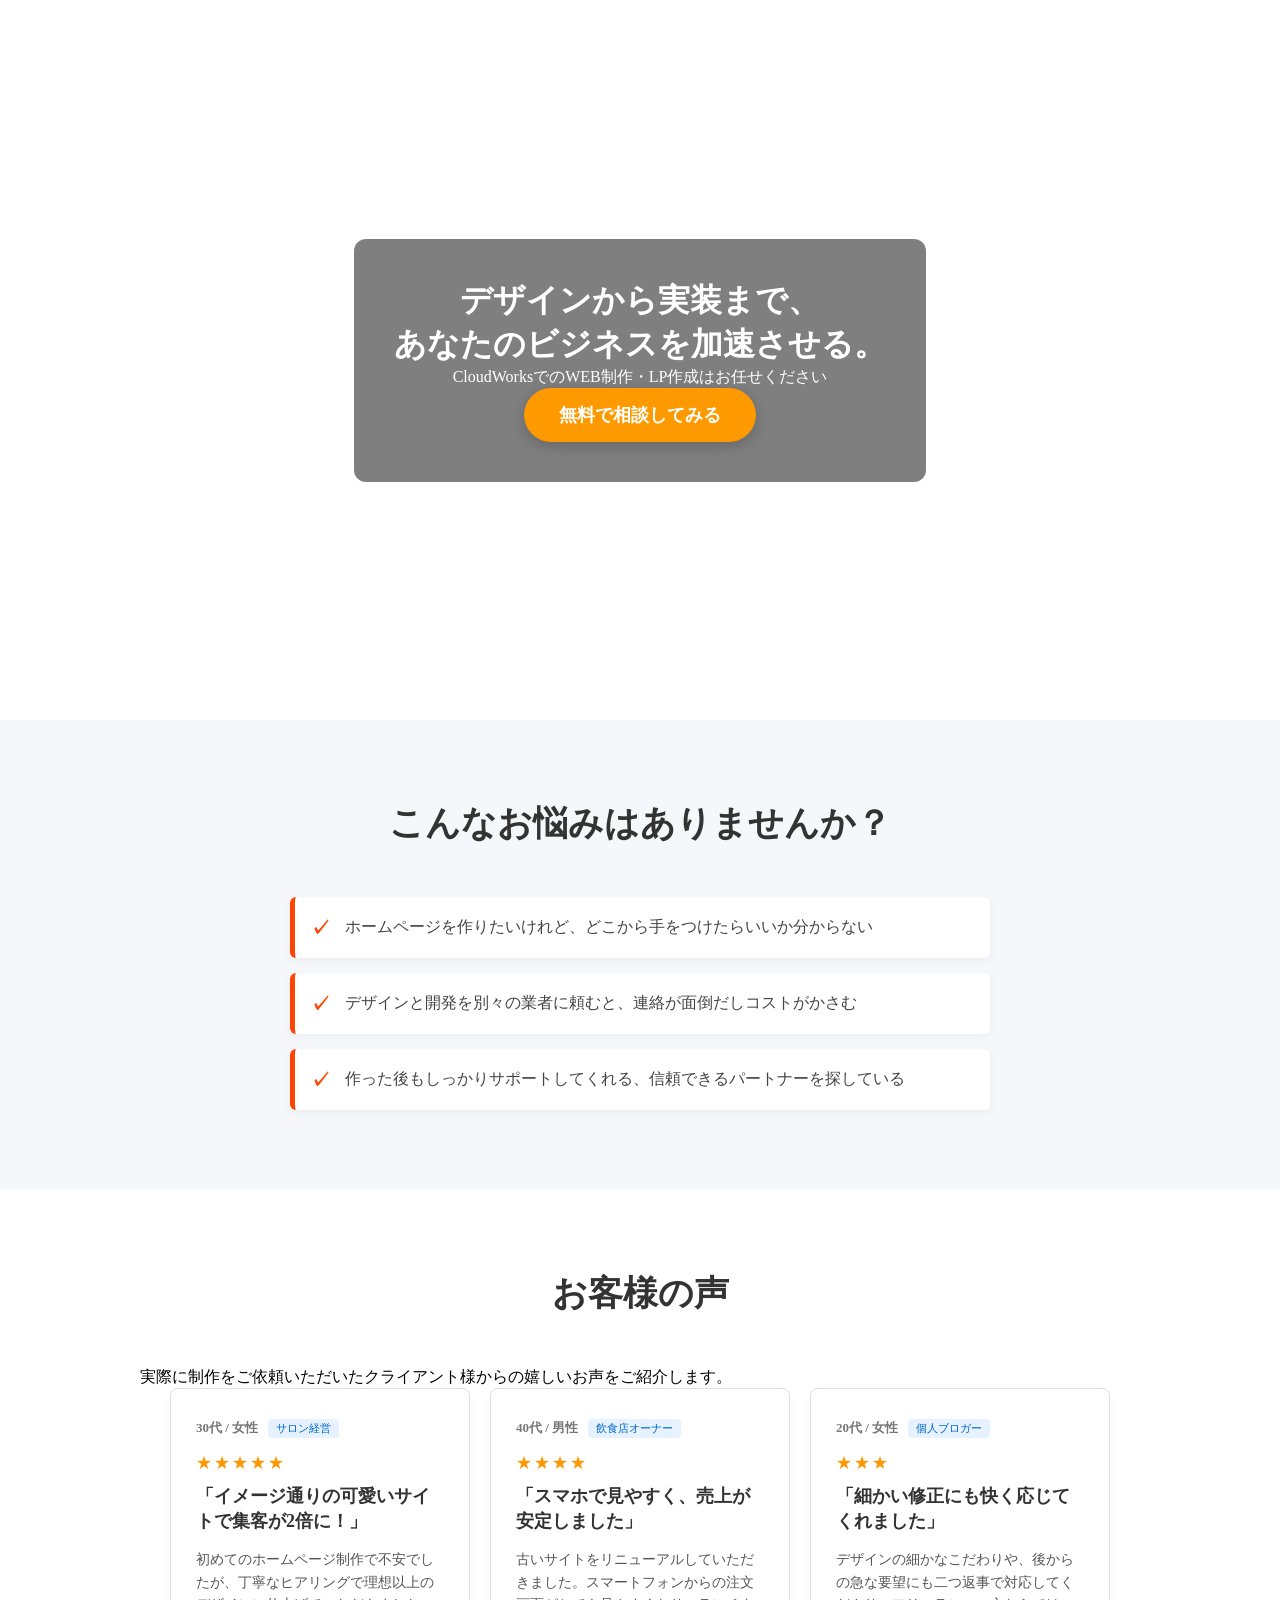
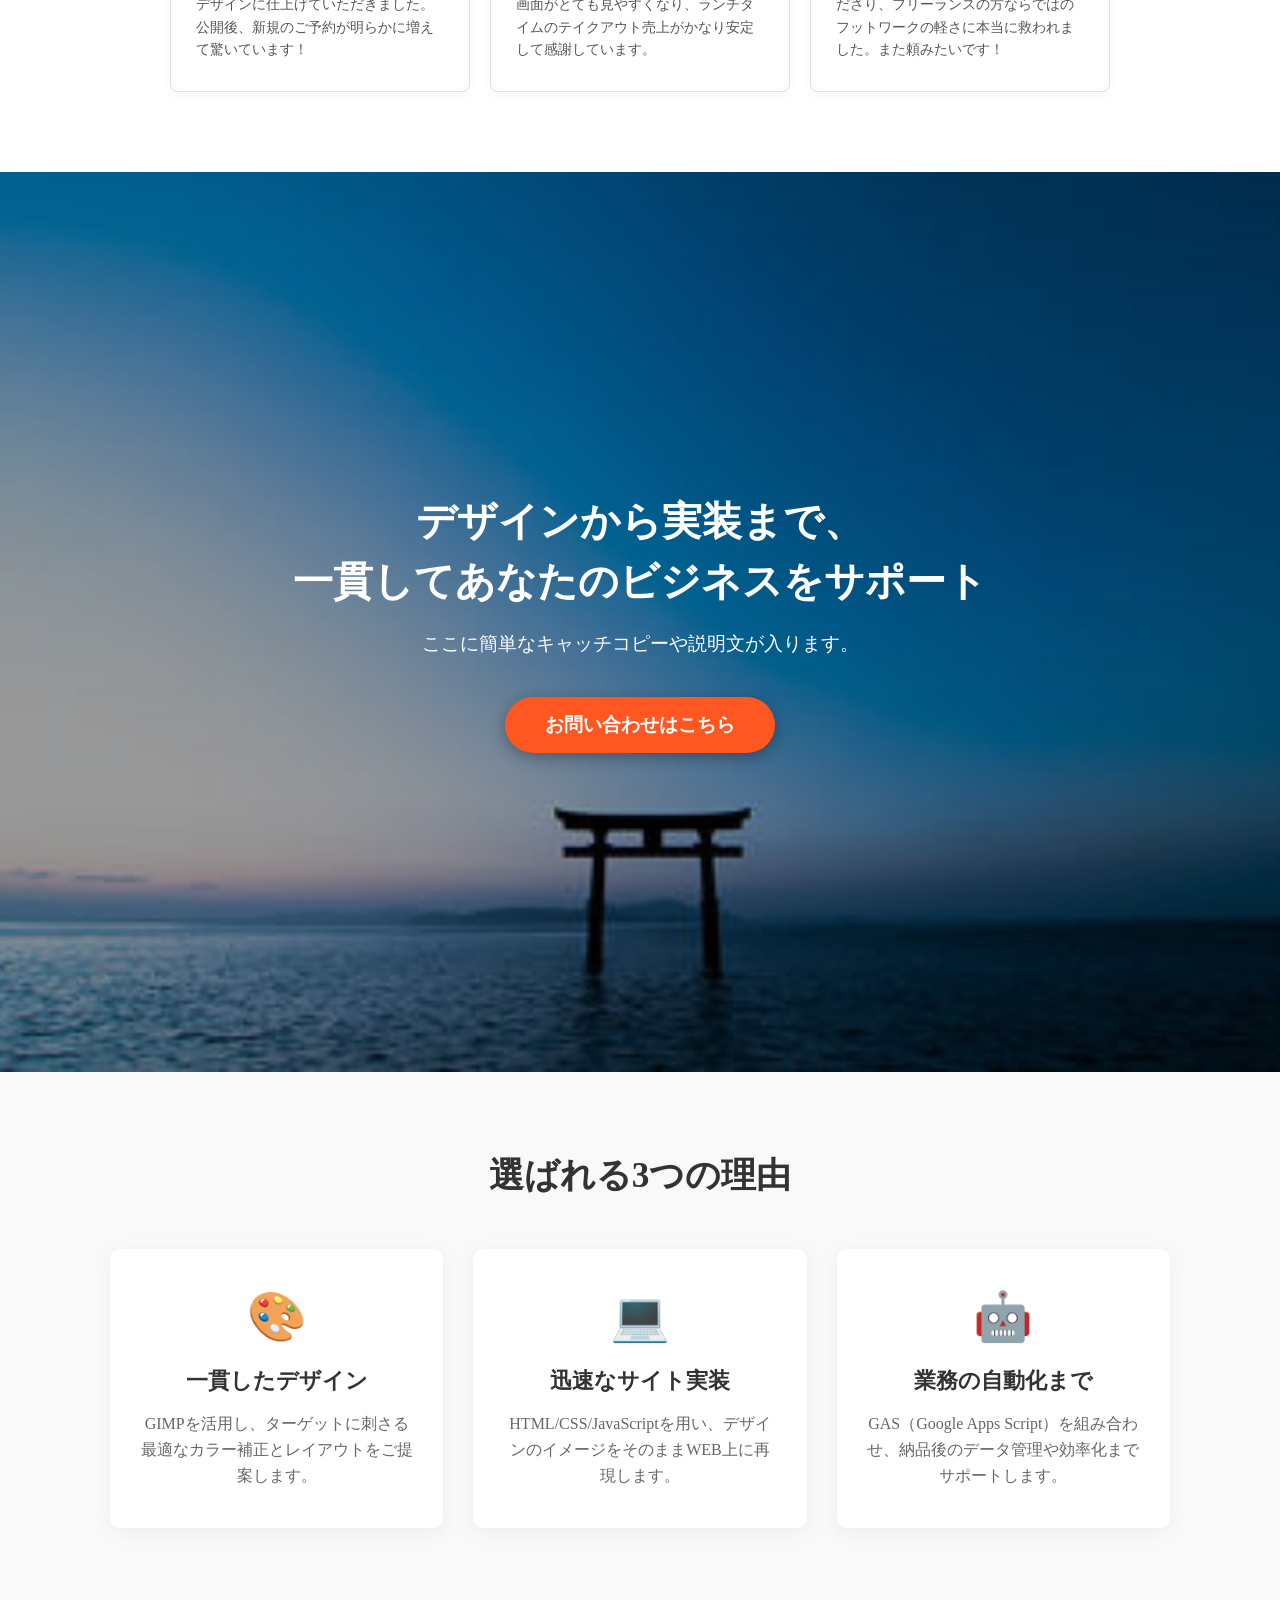
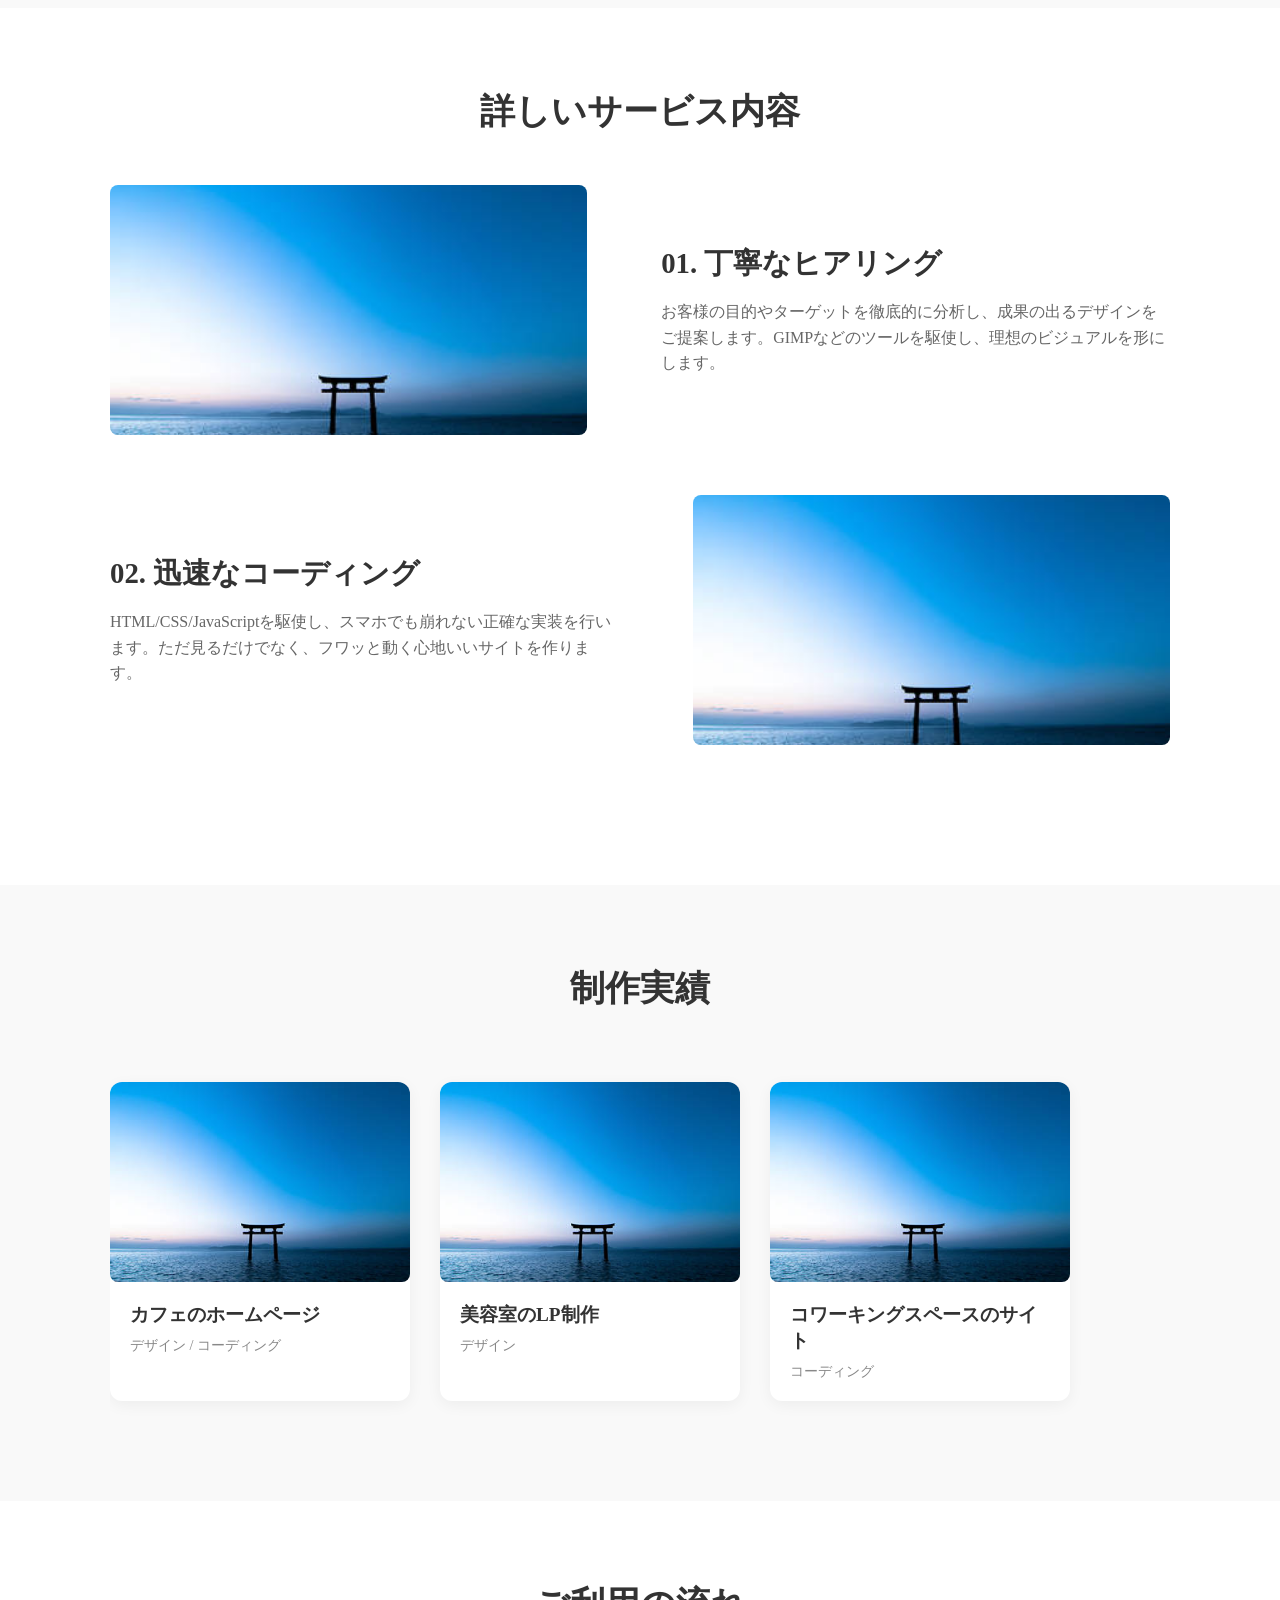
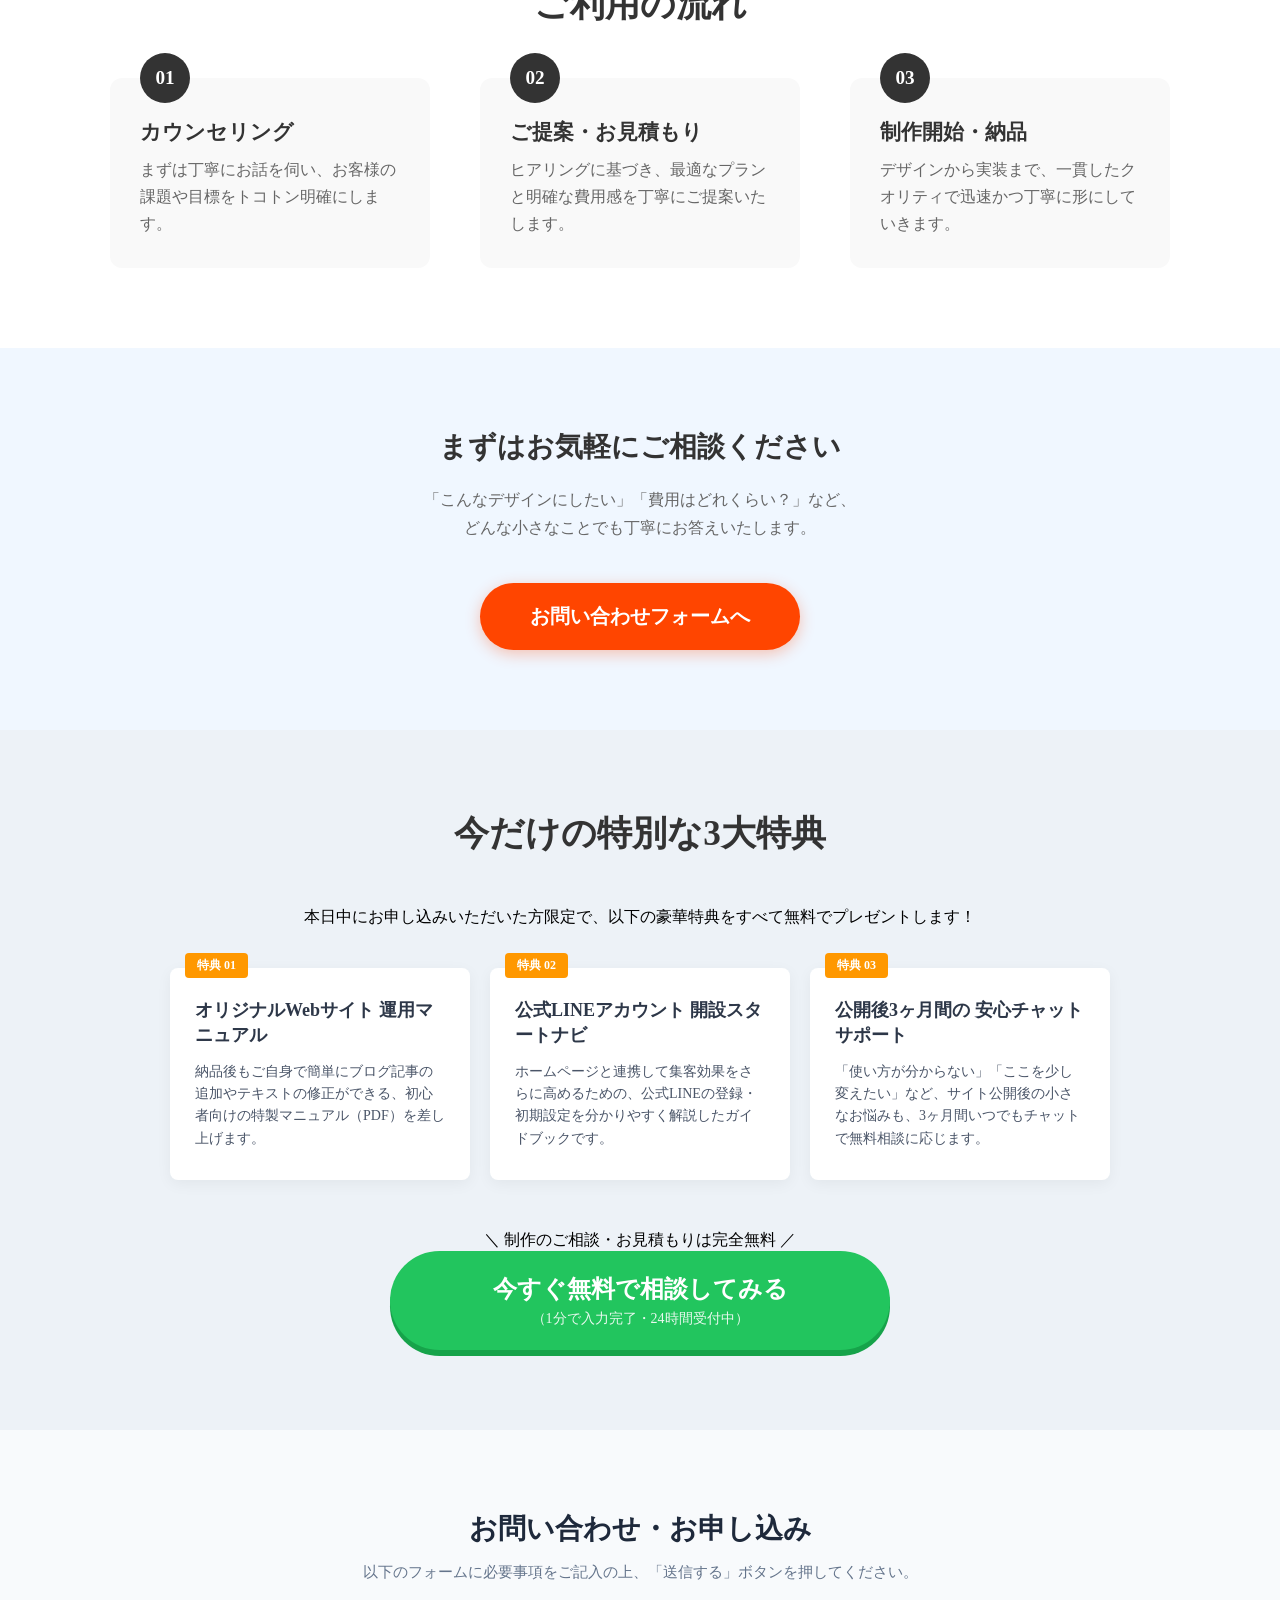
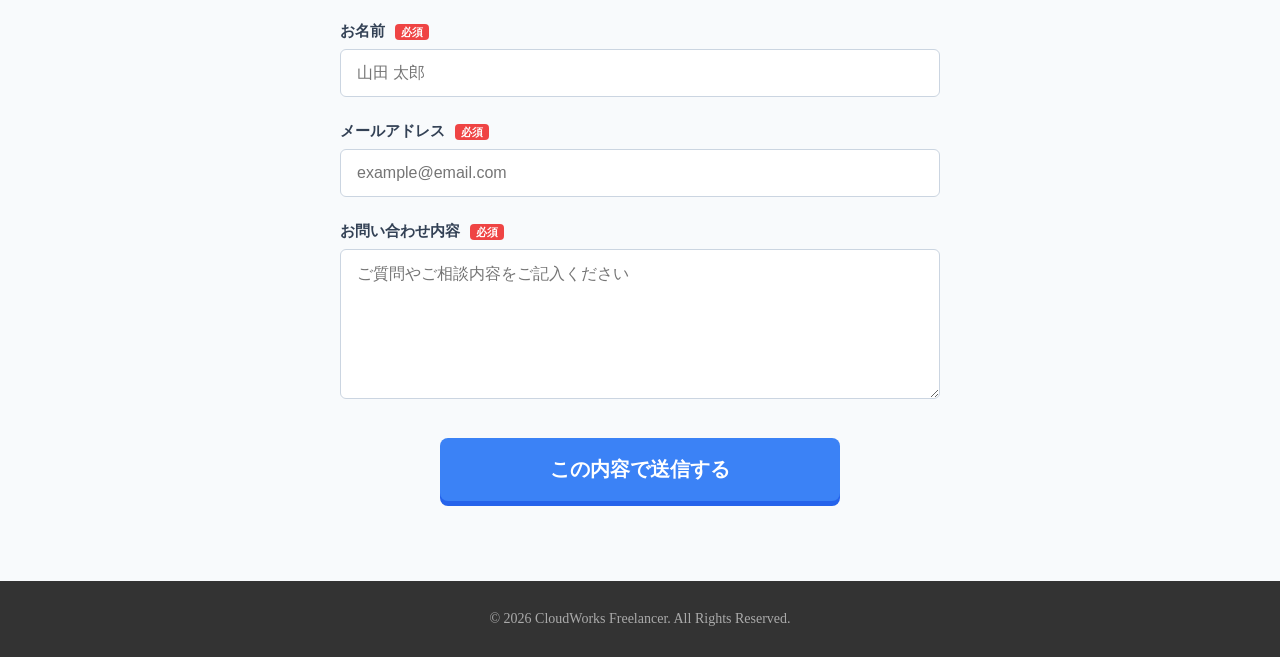
<file: index.html>
<!DOCTYPE html>
<html lang="ja">
<head>
    <meta charset="UTF-8">
    <meta name="viewport" content="width=device-width, initial-scale=1.0">
    <title>LP練習作成</title>
    <link rel="stylesheet" href="style.css">
</head>
<body>

    <header class="hero-view">
        <div class="hero-container">
            <h1 class="hero-title">デザインから実装まで、<br>あなたのビジネスを加速させる。</h1>
            <p class="hero-subtitle">CloudWorksでのWEB制作・LP作成はお任せください</p>
            <a href="#" class="hero-btn">無料で相談してみる</a>
        </div>
    </header>

    <section class="problems">
        <div class="problems-container">
        
            <h2 class="section-title">こんなお悩みはありませんか？</h2>
        
            <ul class="problem-list">
                <li class="problem-item">ホームページを作りたいけれど、どこから手をつけたらいいか分からない</li>
                <li class="problem-item">デザインと開発を別々の業者に頼むと、連絡が面倒だしコストがかさむ</li>
                <li class="problem-item">作った後もしっかりサポートしてくれる、信頼できるパートナーを探している</li>
            </ul>

        </div>
    </section>

    <!-- ==========================================
        ⑥ お客様の声セクション（横並び3カラム）
    ========================================== -->
    <section class="voices">
        <!-- 🧱 ルール②：横幅をキュッと中央に集めるための内側の箱 -->
        <div class="voices-container">
                
            <!-- セクション全体の共通タイトル -->
            <h2 class="section-title">お客様の声</h2>
            <p class="section-subtitle">実際に制作をご依頼いただいたクライアント様からの嬉しいお声をご紹介します。</p>

            <!-- 🧺 3つのカードを包み込む「大きなカゴ（親玉の箱）」 -->
            <div class="voice-flex">

                <!-- 👶 口コミカード1件目（子ども） -->
                <article class="voice-card">
                    <div class="voice-meta">
                        <span class="voice-age">30代 / 女性</span>
                        <span class="voice-tag">サロン経営</span>
                    </div>

                    <div class="voice-stars">★★★★★</div>

                    <h3 class="voice-card-title">「イメージ通りの可愛いサイトで集客が2倍に！」</h3>
                    <p class="voice-text">初めてのホームページ制作で不安でしたが、丁寧なヒアリングで理想以上のデザインに仕上げていただきました。公開後、新規のご予約が明らかに増えて驚いています！</p>
                </article>

                <!-- 👶 口コミカード2件目（子ども） -->
                <article class="voice-card">
                    <div class="voice-meta">
                        <span class="voice-age">40代 / 男性</span>
                        <span class="voice-tag">飲食店オーナー</span>
                    </div>

                    <div class="voice-stars">★★★★</div>

                    <h3 class="voice-card-title">「スマホで見やすく、売上が安定しました」</h3>
                    <p class="voice-text">古いサイトをリニューアルしていただきました。スマートフォンからの注文画面がとても見やすくなり、ランチタイムのテイクアウト売上がかなり安定して感謝しています。</p>
                </article>

                <!-- 👶 口コミカード3件目（子ども） -->
                <article class="voice-card">
                    <div class="voice-meta">
                        <span class="voice-age">20代 / 女性</span>
                        <span class="voice-tag">個人ブロガー</span>
                    </div>

                    <div class="voice-stars">★★★</div>
                    
                    <h3 class="voice-card-title">「細かい修正にも快く応じてくれました」</h3>
                    <p class="voice-text">デザインの細かなこだわりや、後からの急な要望にも二つ返事で対応してくださり、フリーランスの方ならではのフットワークの軽さに本当に救われました。また頼みたいです！</p>
                </article>

            </div> <!-- 🧺 /.voice-flex ここまで -->

        </div> <!-- 🧱 /.voices-container ここまで -->
    </section> <!-- ⑥ /.voices ここまで -->

    <section class="main-visual">
        <div class="main-visual-content">
            <h1>デザインから実装まで、<br>一貫してあなたのビジネスをサポート</h1>
            <p>ここに簡単なキャッチコピーや説明文が入ります。</p>
            <a href="#" class="cta-button">お問い合わせはこちら</a>
        </div>
    </section>

    <section class="features">
        <div class="container">
            <h2 class="section-title">選ばれる3つの理由</h2>
            
            <div class="features-grid">
                <div class="feature-item">
                    <div class="feature-icon">🎨</div>
                    <h3>一貫したデザイン</h3>
                    <p>GIMPを活用し、ターゲットに刺さる最適なカラー補正とレイアウトをご提案します。</p>
                </div>
                
                <div class="feature-item">
                    <div class="feature-icon">💻</div>
                    <h3>迅速なサイト実装</h3>
                    <p>HTML/CSS/JavaScriptを用い、デザインのイメージをそのままWEB上に再現します。</p>
                </div>
                
                <div class="feature-item">
                    <div class="feature-icon">🤖</div>
                    <h3>業務の自動化まで</h3>
                    <p>GAS（Google Apps Script）を組み合わせ、納品後のデータ管理や効率化までサポートします。</p>
                </div>
            </div>

        </div>
    </section>

    <section class="services">
        <div class="container">
            <h2 class="section-title">詳しいサービス内容</h2>
            
            <div class="service-item">
                <div class="service-img">
                    <div class="dummy-img"></div>
                </div>
                <div class="service-text">
                    <h3>01. 丁寧なヒアリング</h3>
                    <p>お客様の目的やターゲットを徹底的に分析し、成果の出るデザインをご提案します。GIMPなどのツールを駆使し、理想のビジュアルを形にします。</p>
                </div>
            </div>

            <div class="service-item reverse">
                <div class="service-img">
                    <div class="dummy-img"></div>
                </div>
                <div class="service-text">
                    <h3>02. 迅速なコーディング</h3>
                    <p>HTML/CSS/JavaScriptを駆使し、スマホでも崩れない正確な実装を行います。ただ見るだけでなく、フワッと動く心地いいサイトを作ります。</p>
                </div>
            </div>

        </div>
    </section>
    
    <section class="works">
        <div class="container">
            <h2 class="section-title">制作実績</h2>
            
            <div class="works-slider">
                
                <div class="work-card">
                    <div class="work-img"></div>
                    <div class="work-info">
                        <h3>カフェのホームページ</h3>
                        <p>デザイン / コーディング</p>
                    </div>
                </div>

                <div class="work-card">
                    <div class="work-img"></div>
                    <div class="work-info">
                        <h3>美容室のLP制作</h3>
                        <p>デザイン</p>
                    </div>
                </div>

                <div class="work-card">
                    <div class="work-img"></div>
                    <div class="work-info">
                        <h3>コワーキングスペースのサイト</h3>
                        <p>コーディング</p>
                    </div>
                </div>

            </div>
        </div>
    </section>

    <section class="steps">
        <div class="container">
            <h2 class="section-title">ご利用の流れ</h2>
            
            <div class="step-list">
                
                <div class="step-item">
                    <div class="step-number">01</div>
                    <div class="step-content">
                        <h3>カウンセリング</h3>
                        <p>まずは丁寧にお話を伺い、お客様の課題や目標をトコトン明確にします。</p>
                    </div>
                </div>

                <div class="step-item">
                    <div class="step-number">02</div>
                    <div class="step-content">
                        <h3>ご提案・お見積もり</h3>
                        <p>ヒアリングに基づき、最適なプランと明確な費用感を丁寧にご提案いたします。</p>
                    </div>
                </div>

                <div class="step-item">
                    <div class="step-number">03</div>
                    <div class="step-content">
                        <h3>制作開始・納品</h3>
                        <p>デザインから実装まで、一貫したクオリティで迅速かつ丁寧に形にしていきます。</p>
                    </div>
                </div>

            </div>
        </div>
    </section>

    <section class="cta-section">
        <div class="cta-container">
            <h2 class="cta-title">まずはお気軽にご相談ください</h2>
            <p class="cta-text">「こんなデザインにしたい」「費用はどれくらい？」など、<br>どんな小さなことでも丁寧にお答えいたします。</p>
        
            <a href="#" class="cta-btn">お問い合わせフォームへ</a>
        </div>
    </section>

    <section class="bonus">
        <div class="bonus-container">
                
            <h2 class="section-title">今だけの特別な3大特典</h2>
            <p class="section-subtitle">本日中にお申し込みいただいた方限定で、以下の豪華特典をすべて無料でプレゼントします！</p>

            <div class="bonus-flex">

                <div class="bonus-card">
                    <div class="bonus-number">特典 01</div>
                    <h3 class="bonus-card-title">オリジナルWebサイト 運用マニュアル</h3>
                    <p class="bonus-text">納品後もご自身で簡単にブログ記事の追加やテキストの修正ができる、初心者向けの特製マニュアル（PDF）を差し上げます。</p>
                </div>

                <div class="bonus-card">
                    <div class="bonus-number">特典 02</div>
                    <h3 class="bonus-card-title">公式LINEアカウント 開設スタートナビ</h3>
                    <p class="bonus-text">ホームページと連携して集客効果をさらに高めるための、公式LINEの登録・初期設定を分かりやすく解説したガイドブックです。</p>
                </div>

                <div class="bonus-card">
                    <div class="bonus-number">特典 03</div>
                    <h3 class="bonus-card-title">公開後3ヶ月間の 安心チャットサポート</h3>
                    <p class="bonus-text">「使い方が分からない」「ここを少し変えたい」など、サイト公開後の小さなお悩みも、3ヶ月間いつでもチャットで無料相談に応じます。</p>
                </div>

            </div>
            <div class="bonus-action-area">
                <p class="bonus-lead">＼ 制作のご相談・お見積もりは完全無料 ／</p>
                <a href="#" class="bonus-button">
                    今すぐ無料で相談してみる
                    <span class="bonus-button-sub">（1分で入力完了・24時間受付中）</span>
                </a>
            </div>

        </div>
    </section>

    <section class="contact-section">
        <div class="contact-container">
            <h2 class="contact-title">お問い合わせ・お申し込み</h2>
            <p class="contact-subtitle">以下のフォームに必要事項をご記入の上、「送信する」ボタンを押してください。</p>

            <form action="#" method="POST" class="contact-form">
            
                <div class="form-group">
                    <label for="user-name" class="form-label">お名前 <span class="badge-required">必須</span></label>
                    <input type="text" id="user-name" name="name" class="form-input" placeholder="山田 太郎" required>
                </div>

                <div class="form-group">
                    <label for="user-email" class="form-label">メールアドレス <span class="badge-required">必須</span></label>
                    <input type="email" id="user-email" name="email" class="form-input" placeholder="example@email.com" required>
                </div>

                <div class="form-group">
                    <label for="user-message" class="form-label">お問い合わせ内容 <span class="badge-required">必須</span></label>
                    <textarea id="user-message" name="message" class="form-textarea" placeholder="ご質問やご相談内容をご記入ください" required></textarea>
                </div>

                <div class="form-submit-wrap">
                    <button type="submit" class="form-submit-btn">この内容で送信する</button>
                </div>

            </form>
        </div>
    </section>

    <footer class="footer">
        <div class="footer-container">
            <p class="copyright">&copy; 2026 CloudWorks Freelancer. All Rights Reserved.</p>
        </div>
    </footer>

    <script src="script.js"></script>

</body>
</html>
</file>
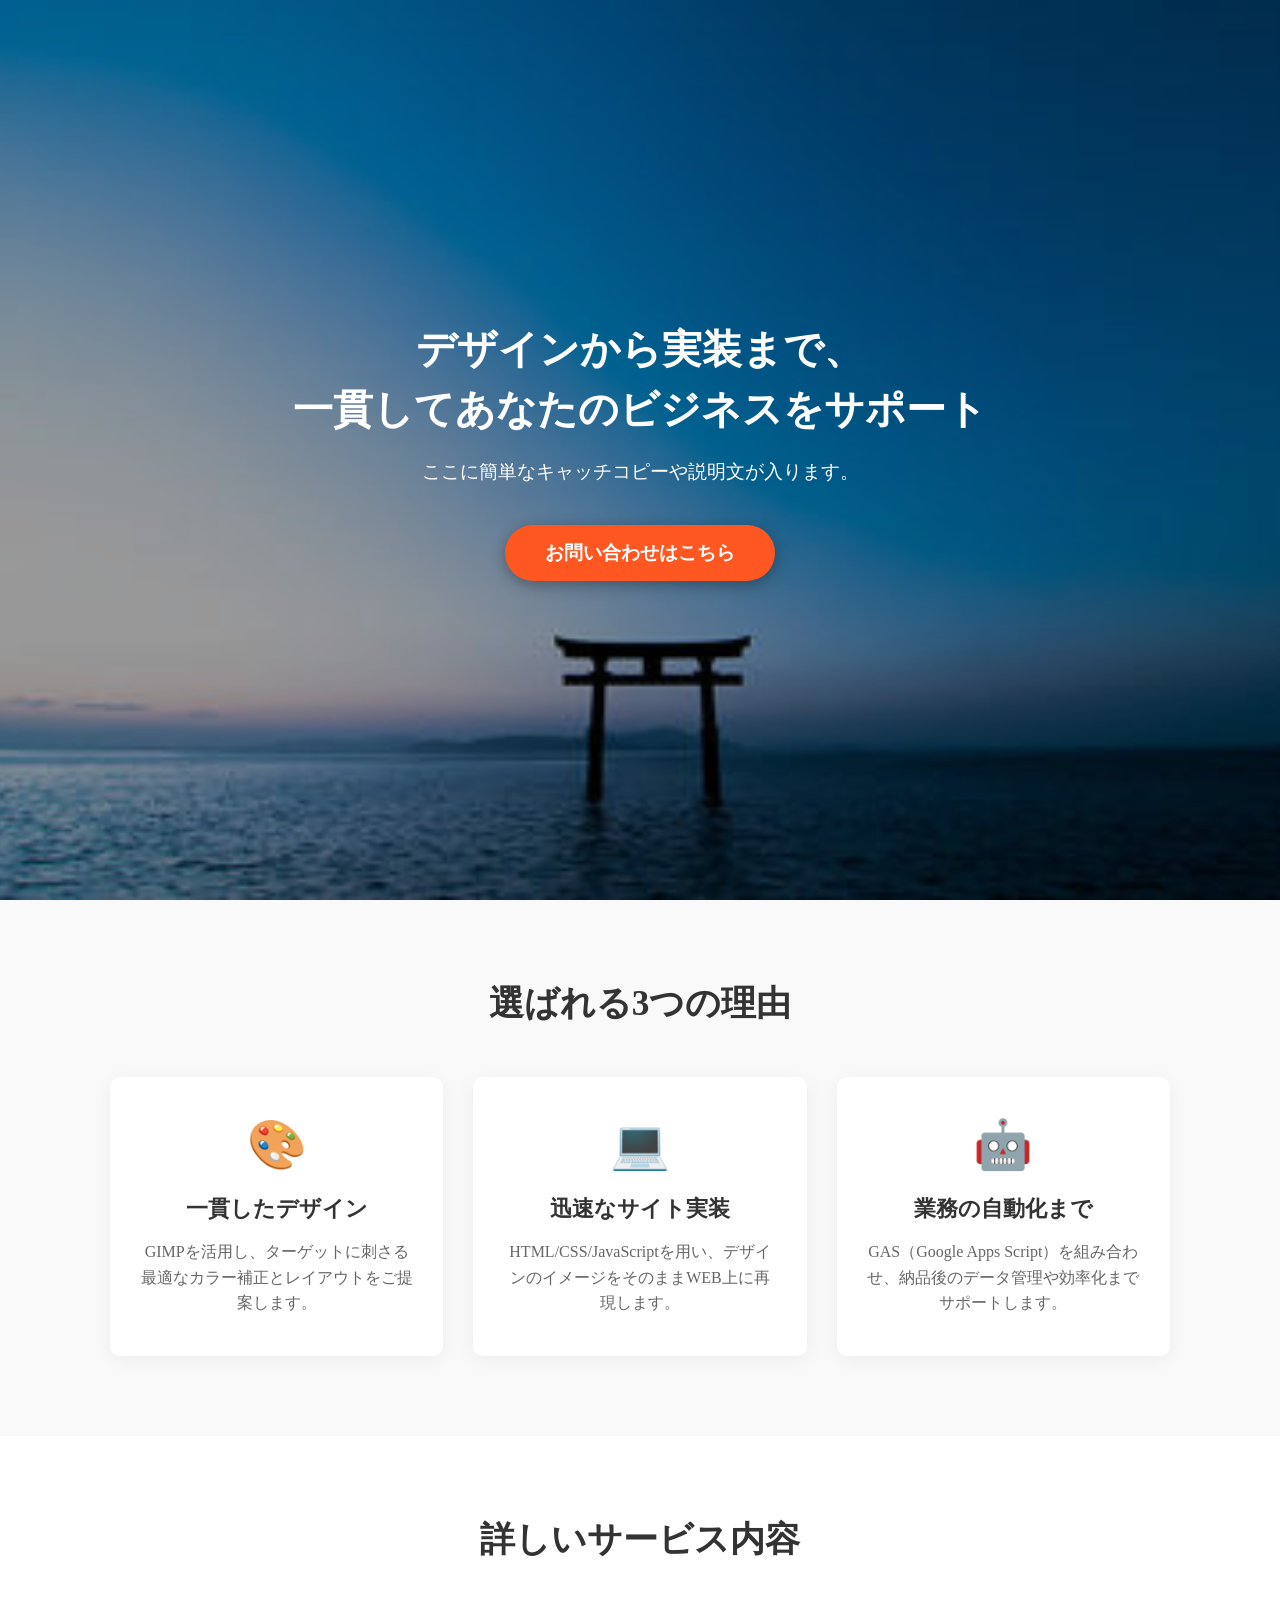
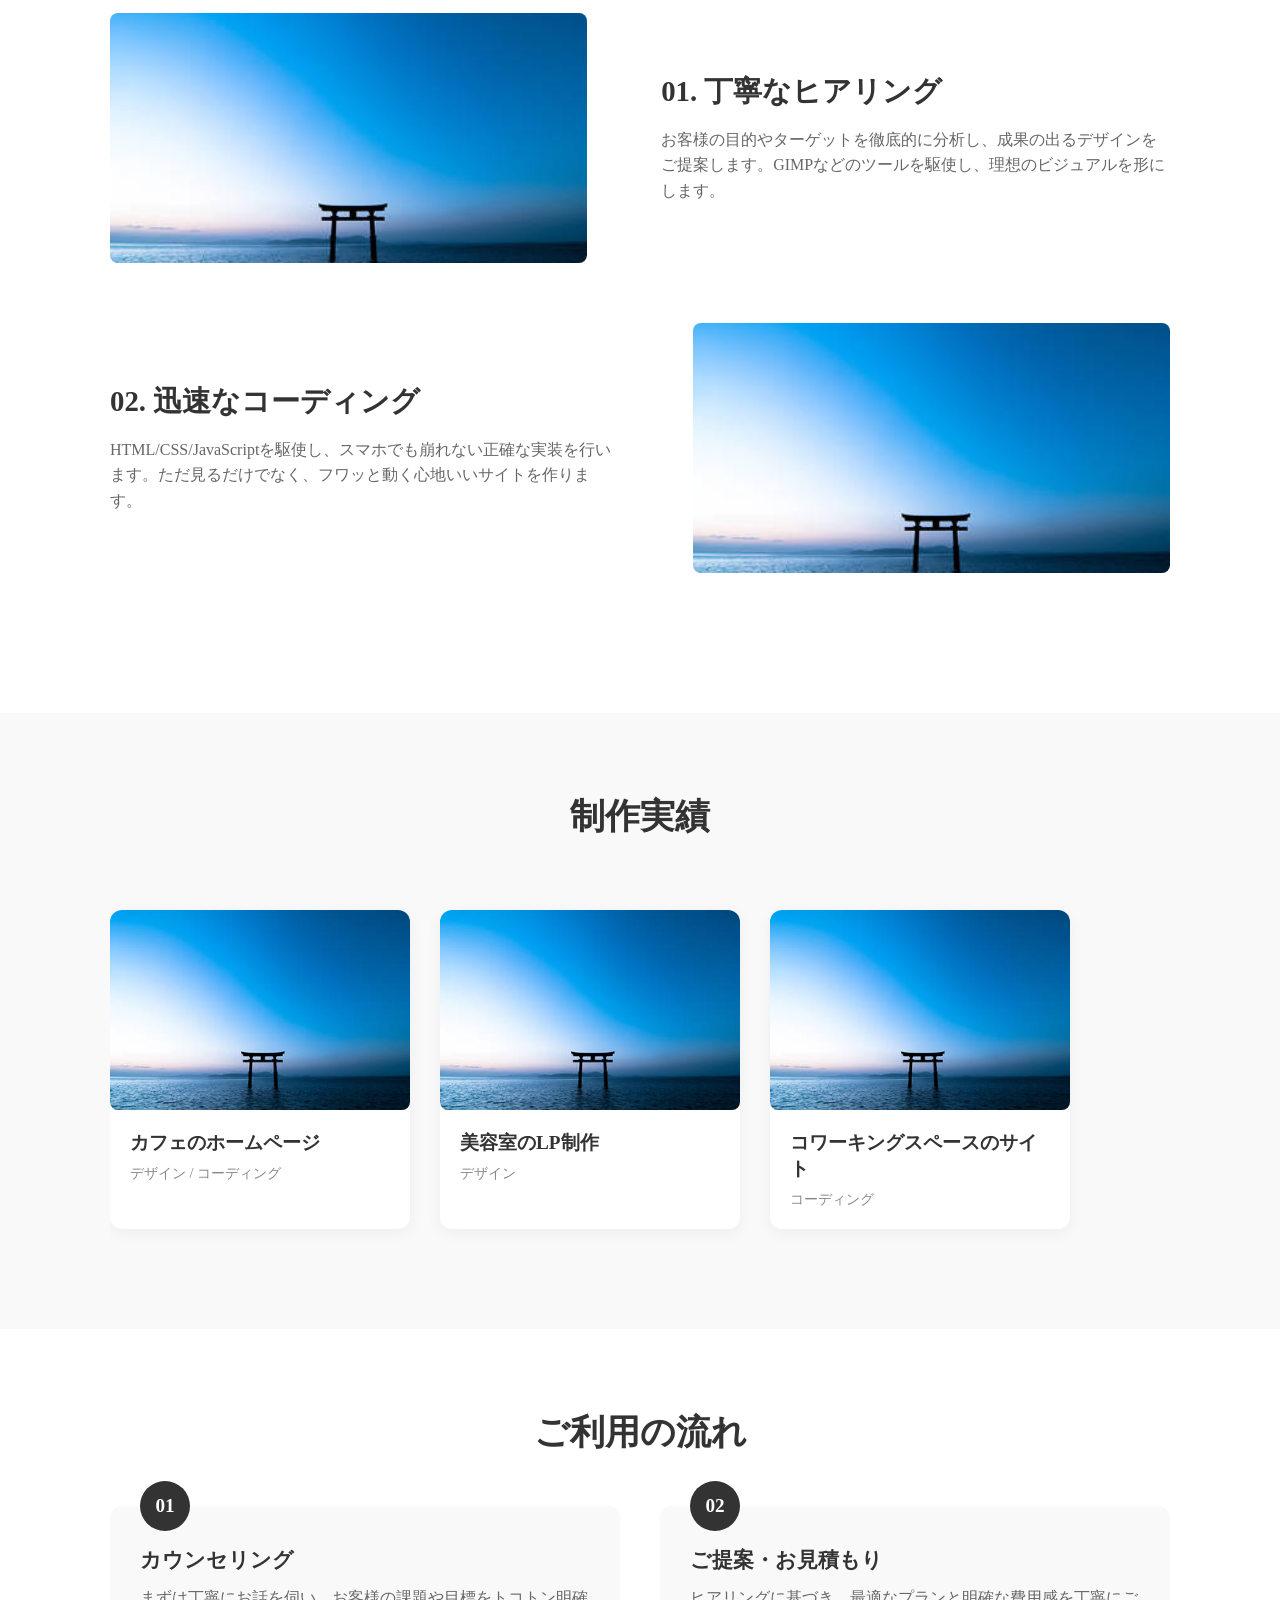
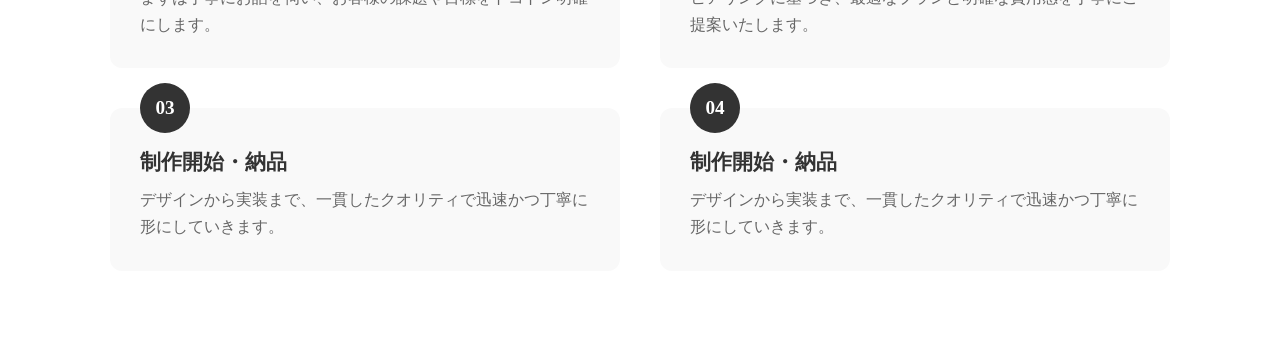
<file: index2.html>
<!DOCTYPE html>
<html lang="ja">
<head>
    <meta charset="UTF-8">
    <meta name="viewport" content="width=device-width, initial-scale=1.0">
    <title>LP練習作成</title>
    <link rel="stylesheet" href="style2.css">
</head>
<body>

    <section class="main-visual">
        <div class="main-visual-content">
            <h1>デザインから実装まで、<br>一貫してあなたのビジネスをサポート</h1>
            <p>ここに簡単なキャッチコピーや説明文が入ります。</p>
            <a href="#" class="cta-button">お問い合わせはこちら</a>
        </div>
    </section>

    <section class="features">
        <div class="container">
            <h2 class="section-title">選ばれる3つの理由</h2>
            
            <div class="features-grid">
                <div class="feature-item">
                    <div class="feature-icon">🎨</div>
                    <h3>一貫したデザイン</h3>
                    <p>GIMPを活用し、ターゲットに刺さる最適なカラー補正とレイアウトをご提案します。</p>
                </div>
                
                <div class="feature-item">
                    <div class="feature-icon">💻</div>
                    <h3>迅速なサイト実装</h3>
                    <p>HTML/CSS/JavaScriptを用い、デザインのイメージをそのままWEB上に再現します。</p>
                </div>
                
                <div class="feature-item">
                    <div class="feature-icon">🤖</div>
                    <h3>業務の自動化まで</h3>
                    <p>GAS（Google Apps Script）を組み合わせ、納品後のデータ管理や効率化までサポートします。</p>
                </div>
            </div>

        </div>
    </section>

    <section class="services">
        <div class="container">
            <h2 class="section-title">詳しいサービス内容</h2>
            
            <div class="service-item">
                <div class="service-img">
                    <div class="dummy-img"></div>
                </div>
                <div class="service-text">
                    <h3>01. 丁寧なヒアリング</h3>
                    <p>お客様の目的やターゲットを徹底的に分析し、成果の出るデザインをご提案します。GIMPなどのツールを駆使し、理想のビジュアルを形にします。</p>
                </div>
            </div>

            <div class="service-item reverse">
                <div class="service-img">
                    <div class="dummy-img"></div>
                </div>
                <div class="service-text">
                    <h3>02. 迅速なコーディング</h3>
                    <p>HTML/CSS/JavaScriptを駆使し、スマホでも崩れない正確な実装を行います。ただ見るだけでなく、フワッと動く心地いいサイトを作ります。</p>
                </div>
            </div>

        </div>
    </section>
    
    <section class="works">
        <div class="container">
            <h2 class="section-title">制作実績</h2>
            
            <div class="works-slider">
                
                <div class="work-card">
                    <div class="work-img"></div>
                    <div class="work-info">
                        <h3>カフェのホームページ</h3>
                        <p>デザイン / コーディング</p>
                    </div>
                </div>

                <div class="work-card">
                    <div class="work-img"></div>
                    <div class="work-info">
                        <h3>美容室のLP制作</h3>
                        <p>デザイン</p>
                    </div>
                </div>

                <div class="work-card">
                    <div class="work-img"></div>
                    <div class="work-info">
                        <h3>コワーキングスペースのサイト</h3>
                        <p>コーディング</p>
                    </div>
                </div>

            </div>
        </div>
    </section>

    <section class="steps">
        <div class="container">
            <h2 class="section-title">ご利用の流れ</h2>
            
            <div class="step-list">
                
                <div class="step-item">
                    <div class="step-number">01</div>
                    <div class="step-content">
                        <h3>カウンセリング</h3>
                        <p>まずは丁寧にお話を伺い、お客様の課題や目標をトコトン明確にします。</p>
                    </div>
                </div>

                <div class="step-item">
                    <div class="step-number">02</div>
                    <div class="step-content">
                        <h3>ご提案・お見積もり</h3>
                        <p>ヒアリングに基づき、最適なプランと明確な費用感を丁寧にご提案いたします。</p>
                    </div>
                </div>

                <div class="step-item">
                    <div class="step-number">03</div>
                    <div class="step-content">
                        <h3>制作開始・納品</h3>
                        <p>デザインから実装まで、一貫したクオリティで迅速かつ丁寧に形にしていきます。</p>
                    </div>
                </div>

                <div class="step-item">
                    <div class="step-number">04</div>
                    <div class="step-content">
                        <h3>制作開始・納品</h3>
                        <p>デザインから実装まで、一貫したクオリティで迅速かつ丁寧に形にしていきます。</p>
                    </div>
                </div>

            </div>
        </div>
    </section>

    <script src="script.js"></script>

</body>
</html>
</file>
<file: style.css>
/* 1. 画面全体の無駄な余白をリセットする */
* {
    margin: 0;
    padding: 0;
    box-sizing: border-box;
}

/* ==========================================
   ヒーロービュー（メインビジュアル）のスタイル
   ========================================== */
.hero-view {
    /* 💡 画面の横幅いっぱいに広げ、高さは画面の高さの80%（80vh）にする */
    width: 100%;
    height: 80vh; 
    
    /* 💡 背景画像の設定（画像URLは仮のものです） */
    background-image: url('https://images.unsplash.com/photo-1507238691740-187a5b1d37b8?auto=format&fit=crop&w=1600&q=80');
    
    /* 💥 ここがプロの背景画像コントロール3点セット！ */
    background-position: center;   /* 画像の中心がいつも真ん中にくるようにする */
    background-size: cover;       /* 画像の比率を保ったまま、箱いっぱいに隙間なく広げる */
    background-repeat: no-repeat; /* 画像が小さくてもリピート（タイル並び）させない */
/* ⏬ ここからを【追記】します！ */
    display: flex;                  /* 中身をFlexboxのルールにする */
    align-items: center;            /* 【お馴染み】縦方向のど真ん中 */
    justify-content: center;         /* 【お馴染み】横方向のど真ん中 */
}

/* 💡 新しくここを書き足します！ */
.hero-container {
    text-align: center;             /* 中の文字を中央揃えにする */
    padding: 40px;
    background-color: rgba(0, 0, 0, 0.5); /* 🕶️ 黒（0,0,0）の透明度50%（0.5）のフィルター */
    border-radius: 12px;            /* フィルターの四隅をちょっと丸くしてオシャレに */
    color: #ffffff;                 /* 中の文字色をすべて「白」にする */
}

/* 💡 リンク（ボタン）本人を直接指名して、ブラウザのルールを上書きする！ */
.hero-btn {
    display: inline-block;       /* 上下左右にキレイな余白（padding）を作れるようにする */
    background-color: #ff9900;   /* 🍊 パッと目を引くオレンジ色の座布団 */
    color: #ffffff;              /* 💡 本人に直接「白になれ！」と命じることで、青色を撃退！ */
    text-decoration: none;       /* ❌ ブラウザが勝手につけた「下線」を消し去る */
    
    /* ここからボタンの見た目を整えるお馴染みの設定 */
    padding: 15px 35px;          /* ボタンの中の余白（上下 15px、左右 35px） */
    font-size: 18px;             /* 文字をちょっと大きく */
    font-weight: bold;           /* 文字を太字に */
    border-radius: 30px;         /* カプセル型の丸いボタンにする */
    box-shadow: 0 4px 15px rgba(0,0,0,0.2); /* 浮かせるためのうっすらとした影 */
    transition: all 0.3s;        /* マウスを乗せたときの動きを滑らかにするお守り */
}

/* 💡 【復習】マウスを乗せた（hover）ときのピカッとエフェクト */
.hero-btn:hover {
    background-color: #ffb347;   /* ちょっと明るいオレンジ色にする */
    transform: translateY(-3px);  /* ボタンが上に3pxピョコッと浮き上がる */
}

/* 2. ファーストビュー全体のデザイン */
.main-visual {
    /* 用意した背景画像を表示（main-bg.jpg を読み込みます） */
    background-image: url('main-bg.jpg');
    /* 画像を常に画面中央に配置 */
    background-position: center;
    /* 画像の縦横比を保ったまま、画面いっぱいに引き伸ばす */
    background-size: cover;
    background-repeat: no-repeat;

    /* 高さを「画面の縦幅ぴったり（100vh）」にする */
    height: 100vh;
    width: 100%;

    /* 中の文字を上下左右の「真ん中」に集める魔法のコード */
    display: flex;
    justify-content : center;
    align-items: center;
    
    /* 文字を読みやすくするために、画像の上に少し黒いフィルターをかける */
    background-color: rgba(0, 0, 0, 0.4);
    background-blend-mode: overlay;
}

/* 3. 中央に集まった文字・ボタンのデザイン */
.main-visual-content {
    text-align: center; /* 文字を中央揃えに */
    color: #ffffff;     /* 文字色を白に */
    padding: 0 20px;    /* スマホで見たときに左右に少し余白を作る */
}

.main-visual-content h1 {
    font-size: 2.5rem;   /* 文字の大きさ */
    font-family: "Helvetica Neue", Arial, "Hiragino Kaku Gothic ProN", sans-serif; /* フォント設定 */
    line-height: 1.5;    /* 行間 */
    margin-bottom: 20px; /* 下の文章とのスキマ */

    /* 👇ここを追加！：最初は透明にして、下に30pxずらして隠しておく */
    opacity: 0;
    transform: translateY(30px);
    
    /* 👇ここを追加！：動かしたいプロパティ（透明度と位置）をピンポイント指名して、0.8秒かける */
    transition: opacity 0.8s ease, transform 0.8s ease;
}

/* 👇ここを追加！：JSが「fade-in」というシールを貼ったら、100%表示にして元の位置(0)に戻す */
.main-visual-content h1.fade-in {
    opacity: 1;
    transform: translateY(0);
}

/* 説明文（P）のデザイン */
.main-visual-content p {
    font-size: 1.2rem;
    margin-bottom: 40px; /* 下のボタンとのスキマ */
}

/* 4. お問い合わせボタン（CTA）のデザイン */
.cta-button {
    display: inline-block;
    background-color: #ff5722; /* 目立つオレンジ色 */
    color: #ffffff;
    text-decoration: none;     /* リンクの下線を消す */
    padding: 15px 40px;        /* ボタンの内側の余白（上下、左右） */
    font-size: 1.2rem;
    font-weight: bold;
    border-radius: 50px;       /* 角を丸くしてカプセル型に */
    box-shadow: 0 4px 15px rgba(0, 0, 0, 0.3); /* 高級感を出す影 */
    transition: all 0.3s ease; /* マウスを乗せた時の動きを滑らかに */
}

/* ボタンにマウスを乗せた時（ホバー）の動き */
.cta-button:hover {
    background-color: #e64a19; /* 少し濃いオレンジに */
    transform: translateY(-3px); /* 3ピクセル上にふわっと浮き上がる */
    box-shadow: 0 6px 20px rgba(0, 0, 0, 0.4); /* 影を強くする */
}

/* ==========================================
   4. 特徴（Features）セクションのデザイン
   ========================================== */

/* セクション全体の背景と余白 */
.features {
    background-color: #f9f9f9; /* 少し温かみのある薄いグレー背景 */
    padding: 80px 0;           /* 上下にたっぷり80pxの余白をあけて高級感を出す */
}

/* ★例のコンテナ！コンテンツの横幅を中央に制限する */
.container {
    max-width: 1100px;         /* どんな大画面でも中身は1100pxの中に収める */
    margin: 0 auto;            /* 左右の余白を自動計算して「真ん中寄せ」にする */
    padding: 0 20px;           /* スマホ画面のときに、左右ぴったりにくっつくのを防ぐ */
}

/* セクションのタイトル（選ばれる3つの理由） */
.section-title {
    text-align: center;
    font-size: 2.2rem;
    color: #333333;            /* 真っ黒ではなく、少し優しい高級感のある黒 */
    margin-bottom: 50px;       /* タイトルの下のスキマ */
    position: relative;
}

/* ★新しい並べ方の武器：「CSS Grid（グリッド）」 */
.features-grid {
    display: grid;
    /* 「同じ幅の列を、3つ均等に並べる」という魔法の命令 */
    grid-template-columns: repeat(auto-fit, minmax(280px, 1fr));
    /* カードとカードの間のスキマ（縦横とも30pxあける） */
    gap: 30px;
    }

/* 3つのカード、それぞれのデザイン（GIMPのレイヤー感覚） */
.feature-item {
    background-color: #ffffff; /* カード自体は純白にして目立たせる */
    padding: 40px 30px;        /* カードの内側の余白（上下40px、左右30px） */
    border-radius: 10px;       /* 角を少し丸くして柔らかい印象に */
    text-align: center;
    /* カードの下側に、うっすらと上品な影をつける（立体感） */
    box-shadow: 0 4px 20px rgba(0, 0, 0, 0.05);
    transition: all 0.3s ease; /* マウスを乗せた時のアニメーション用 */
}

/* カードにマウスを乗せたときの動き（ホバー効果） */
.feature-item:hover {
    transform: translateY(-10px); /* 上に10pxふわっと浮き上がる */
    box-shadow: 0 12px 30px rgba(0, 0, 0, 0.12); /* 影を濃くして浮遊感を出す */
}

/* カードの中の絵文字（アイコン） */
.feature-icon {
    font-size: 3rem;           /* 絵文字を大きく */
    margin-bottom: 20px;       /* 絵文字の下のスキマ */
}

/* カードの中の見出し（H3） */
.feature-item h3 {
    font-size: 1.4rem;
    color: #333333;
    margin-bottom: 15px;       /* 見出しの下のスキマ */
}

/* カードの中の説明文（P） */
.feature-item p {
    font-size: 1rem;
    color: #666666;            /* 本文は少し薄めのグレーにして読みやすく */
    line-height: 1.6;          /* しっかり行間をあけて可読性を上げる */
}

/* ==========================================
   レイアウト①：メディアオブジェクト（Zレイアウト）
========================================== */

/* セクション全体の上下のスキマをしっかりあける */
.services {
    padding: 80px 0;
    background-color: #ffffff; /* 背景は白 */
}

/* 画像と文章を包む「横長の1行分の箱」 */
.service-item {
    display: flex;              /* 💡中の画像と文章を横並びにする */
    align-items: center;        /* 上下の中央で綺麗に整列させる */
    justify-content: space-between; /* 画像と文章を左右の両端にパキッと離す */
    margin-bottom: 60px;        /* 1行目と2行目の間のスキマ */
}

/* 左右交互（Zレイアウト）にするための超・重要プロパティ！ */
.service-item.reverse {
    flex-direction: row-reverse; /* 💡横並びの順番を「右から左」に大逆転させる！ */
}

/* 画像エリアの横幅を全体の「45%」にする */
.service-img {
    width: 45%;
}

/* まだ本物の画像がないので、GIMPのキャンバスのようなグレーの箱を作っておく */
/* 📸 本物の写真を載せるときの、本来の姿 */
.dummy-img {
    height: 250px;              /* 高さを決める */
    border-radius: 8px;         /* 角を丸くする */
    
    /* 🔴ここから下が、本番で新しく入れ替わるコード */
    background-image: url('main-bg.jpg'); /* 本物の写真を敷く */
    background-size: cover;               /* 縦横比を保って型崩れ防止 */
    background-position: center;          /* 写真の真ん中を映す */
}

/* 文章エリアの横幅を全体の「48%」にする（画像との間に3%の隙間ができる） */
.service-text {
    width: 48%;
}

/* 見出しの文字を少し大きく、太く */
.service-text h3 {
    font-size: 1.8rem;
    margin-bottom: 15px;
    color: #333;
}

/* 説明文の読みやすさ調整 */
.service-text p {
    font-size: 1rem;
    line-height: 1.6;
    color: #666;
}

/* ==========================================
   レイアウト②：実績スライダー
========================================== */

/* セクション全体の上下のスキマ（背景はグレーにして白セクションと交互に！） */
.works {
    padding: 80px 0;
    background-color: #f9f9f9; /* 💡ここをグレーにして区切りを分かりやすく */
    overflow: hidden;          /* 💡画面の右側からはみ出たカードで横スクロールバーが出るのを防ぐお守り */
}

/* スライダー全体を包む大きなレール */
.works-slider {
    display: flex;              /* 💡カードを横一列に並べる */
    gap: 30px;                  /* カードとカードの間のスキマ */
    padding: 20px 0;
    
    /* 👇ここがスライダーの命！ */
    overflow-x: auto;           /* 💡はみ出た分は、指やマウスで横スクロールできるようにする */
    scroll-snap-type: x mandatory; /* 💡スマホでスクロールしたとき、カードのキリがいいところでピタッと止まる磁石の魔法 */
    
    /* Windowsなどで出る不格好なスクロールバーを非表示にする設定 */
    -ms-overflow-style: none;
    scrollbar-width: none;
}
.works-slider::-webkit-scrollbar {
    display: none; /* Google ChromeやSafari用 */
}

/* 実績カード1枚ずつの設定 */
.work-card {
    flex: 0 0 300px;            /* 💡超重要：「画面が狭くなっても絶対に縮むな！幅は300pxを死守せよ！」という命令 */
    background-color: #ffffff;  /* カードの背景は白 */
    border-radius: 12px;        /* 角丸 */
    overflow: hidden;           /* 中の画像が角丸からはみ出さないようにトリミング */
    box-shadow: 0 4px 15px rgba(0,0,0,0.05); /* うっすら高級感のある影 */
    scroll-snap-align: start;   /* 💡さっきの磁石の止まる位置を「カードの左端」に設定 */
}

/* グレーの仮画像エリア（GIMPのキャンバス風） */
.work-img {
    height: 200px;                 /* ① 高さを決める */
    background-image: url('main-bg.jpg'); /* ② 本物の画像（ファイル名）を指定する */
    background-size: cover;        /* ③ 縦横比を保って、箱いっぱいに広げて型崩れ防止！ */
    background-position: center;   /* ④ 画像の真ん中が映るように配置！ */
    
    border-radius: 8px;            /* （角丸のデザインも残しておきましょう！） */
}

/* カードの下半分の文字エリア */
.work-info {
    padding: 20px;
}

/* 実績のタイトル */
.work-info h3 {
    font-size: 1.2rem;
    margin-bottom: 8px;
    color: #333;
}

/* 実績のカテゴリー（デザイン / コーディングなど） */
.work-info p {
    font-size: 0.9rem;
    color: #888;
}

/* ==========================================
   レイアウト③：3ステップ（手順）
========================================== */

/* セクション全体の上下のスキマ（背景は真っ白に戻す！） */
.steps {
    padding: 80px 0;
    background-color: #ffffff; /* 💡グレーの次だから、ここは白にして交互のリズムをキープ！ */
}

/* 3つのステップを包む大きな箱（パソコンでは横並び、スマホでは縦並びにするためのFlexbox） */
.step-list {
    display: flex;
    flex-direction: column;    /* 💡基本は縦並び（スマホ用） */
    gap: 50px;                  /* ステップ同士のスキマ */
}

/* ステップカード1枚ずつの設定 */
.step-item {
    position: relative;         /* 💡超重要：「数字のバッジ」を上に浮かせるための【基準のピン】を刺す！ */
    background-color: #f9f9f9;  /* カードの背景はうっすらグレー */
    border-radius: 12px;        /* お馴染みの角丸 */
    padding: 40px 30px 30px;    /* 💡数字が上に載るので、上の余白（40px）を少し広めにする高級感のpadding */
}

/* 🎯 頭の上にドカンと載せる数字のバッジ */
.step-number {
    position: absolute;         /* 💡超重要：「親の箱を無視して、好きな場所にワープする」という空中浮遊の魔法！ */
    top: -25px;                 /* 💡上に 25px 分だけ、わざとはみ出させて浮かせる！ */
    left: 30px;                 /* 左端から 30px の位置に配置 */
    
    width: 50px;
    height: 50px;
    background-color: #333333;  /* 数字の背景は引き締まる黒（またはメインカラー） */
    color: #ffffff;             /* 数字の色は白 */
    font-weight: bold;
    font-size: 1.2rem;
    border-radius: 50%;         /* 💡綺麗な「正円（丸バッジ）」にする裏技！ */
    
    /* 円の中の数字をど真ん中に持ってくるいつものFlexbox */
    display: flex;
    align-items: center;
    justify-content: center;
}

/* ステップ内の見出し（カウンセリングなど） */
.step-content h3 {
    font-size: 1.3rem;
    color: #333333;
    margin-bottom: 10px;
}

/* ステップ内の本文 */
.step-content p {
    font-size: 1.0rem;
    color: #666666;
    line-height: 1.7;
}

/* ==========================================
   CTA（お問い合わせ誘導）のスタイル
   ========================================== */
.cta-section {
    width: 100%;
    padding: 80px 20px;          /* 上下にたっぷり余白を空けて、主役感を出す */
    background-color: #f0f7ff;   /* 🧊 信頼感・安心感を与える、ごく薄い爽やかなブルー */
}

.cta-container {
    max-width: 600px;            /* 文字が横に広がりすぎて読みづらくなるのを防ぐ */
    margin: 0 auto;              /* 💡【お馴染み】箱ごと画面の中央に配置する */
    text-align: center;          /* 中の文字やボタンをすべて中央揃えにする */
}

.cta-title {
    font-size: 28px;
    color: #333333;
    margin-bottom: 20px;         /* 下の文章との間に余白を空ける */
}

.cta-text {
    font-size: 16px;
    color: #666666;
    line-height: 1.8;            /* 行間をゆったりあけて読みやすくする */
    margin-bottom: 40px;         /* 下のボタンとの間にたっぷり余白を空ける */
}

/* 🎯 出た！リンク（<a>タグ）をボタンに変身させるお守り */
.cta-btn {
    display: inline-block;       /* 💡【復習】これがないと上下の余白が崩れる！ */
    background-color: #ff4500;   /* 💥 行動を促す、いちばん目立つ情熱的なオレンジレッド */
    color: #ffffff;              /* ブラウザのお節介青ルールを上書き */
    text-decoration: none;       /* 下線を消し去る */
    
    padding: 20px 50px;          /* ヒーロービューよりさらに一回り大きく、押しやすく！ */
    font-size: 20px;
    font-weight: bold;
    border-radius: 50px;         /* 綺麗なカプセル型 */
    box-shadow: 0 4px 15px rgba(255, 69, 0, 0.3); /* ボタンと同系色のうっすらとした影 */
    transition: all 0.3s;
}

/* 💡 マウスを乗せた（hover）ときのピカッとエフェクト */
.cta-btn:hover {
    background-color: #ff6347;   /* ちょっと明るい色にして反応を出す */
    transform: translateY(-3px);  /* ピョコッと上に浮かせる */
    box-shadow: 0 6px 20px rgba(255, 69, 0, 0.5); /* 影を濃くして浮遊感をアップ */
}

/* ==========================================
   フッター（最下部）のスタイル
   ========================================== */
.footer {
    width: 100%;                 /* 💡【復習】幅は画面全体いっぱい！ */
    padding: 30px 20px;          /* 上下にほどよい余白を空けてスマートに */
    background-color: #333333;   /* 🖤 サイト全体をカチッと引き締める濃いグレー（黒系） */
}

.footer-container {
    max-width: 600px;            /* 💡【復習】文字が広がりすぎないようにブレーキ */
    margin: 0 auto;              /* 💡【復習】箱ごと画面の真ん中へ */
    text-align: center;          /* 💡【復習】中のコピーライト文字を中央揃え */
}

.copyright {
    font-size: 14px;             /* 主役ではないので、少し小さめの控えめなサイズに */
    color: #aaaaaa;              /* 真っ白ではなく、少し目に優しい薄いグレーの文字 */
    margin: 0;                   /* ブラウザが勝手につける上下の余白をリセット */
}

/* ==========================================
   ⑤ お悩み共感セクション
   ========================================== */
.problems {
    width: 100%;                 /* 🌍 ルール①：一番外の箱の幅は全体 */
    padding: 80px 20px;          /* 📏 ルール②：高級感を出す上下80pxの余白 */
    background-color: #f5f7fa;   /* 🎨 ルール③：ちょっと落ち着いた、ごく薄いグレー */
}

.problems-container {
    max-width: 700px;            /* 🧱 文章が横に広がりすぎないようにブレーキをかける */
    margin: 0 auto;              /* 📦 箱ごと画面の真ん中へ引っ越し */
}

/* 📋 箇条書きを包む親玉のリスト（ul） */
.problem-list {
    list-style: none;            /* 🧼 ブラウザの勝手な「黒丸（・）」を消し去るお守り */
    padding: 0;                  /* 🧼 ブラウザの勝手な左側の内側余白をリセット */
    margin: 0;                   /* 🧼 防衛策：外側の余白も完全にゼロにしておく */
}

/* 👶 リストの中の1つ1つの項目（li） */
.problem-item {
    background-color: #ffffff;   /* 📁 グレーの背景の上に、白いカードを浮かせる */
    padding: 20px 25px;          /* 📐 カードの中にも窮屈にならない余白をしっかりとる */
    margin-bottom: 15px;         /* 📏 カードとカードの間の隙間（15px） */
    border-radius: 6px;          /* 🎨 GIMPから盗んだ、ほんのり優しい角の丸み */
    border-left: 5px solid #ff4500; /* 🔥 プロ技：左端にだけアクセントとして「情熱の赤オレンジ」の縦線を入れる */
    box-shadow: 0 2px 8px rgba(0, 0, 0, 0.05); /* 🌫️ GIMPから盗んだ、ごくうっすらとした上品な影 */
    font-size: 16px;
    color: #444444;
    position: relative;          /* 📌 魔法の呪文：このカードを基準のピンにする */
    padding-left: 50px;          /* 📐 左側にアイコンが収まるように、内側の余白を広げる */
}

/* 🎯 秘密兵器：カードの「直前（before）」にチェックマークの箱を作る！ */
.problem-item::before {
    content: "✓";                /* ✍️ 箱の中身にチェックマークを書き込む */
    position: absolute;          /* 🚀 自由飛行：基準のピン（カード）から測って自由な場所に配置する */
    left: 15px;                  /* 📍 カードの左端から15pxの位置に置く */
    top: 50%;                    /* 📍 上から50%（真ん中）の位置へ */
    transform: translateY(-50%); /* 📐 縦方向のズレをピタッと真ん中に合わせる職人技 */    
    /* 🎨 アイコンの見た目の装飾 */
    font-weight: bold;
    font-size: 20px;
    color: #ff4500;              /* 🔥 情熱の赤オレンジ色にする */
}

/* 🚨 最後のカードだけは、下の余白（margin-bottom）を消し去る美しいお作法 */
.problem-item:last-child {
    margin-bottom: 0;
}

/* ==========================================
   ⑥ お客様の声セクション
   ========================================== */
.voices {
    width: 100%;                 /* 🌍 ルール①：幅全体 */
    padding: 80px 20px;          /* 📏 ルール②：上下に高級感の余白 */
    background-color: #ffffff;   /* 🎨 お悩みエリアがグレーだったので、ここは交互に「白」にしてメリハリをつける */
}

.voices-container {
    max-width: 1000px;           /* 🧱 3箱並ぶので、お悩みエリア（700px）より少し広めの1000pxに設定 */
    margin: 0 auto;              /* 📦 画面の真ん中へ引っ越し */
}

/* 🧺 3つのカードを包む親玉のカゴ（ここに魔法をかける！） */
.voice-flex {
    display: flex;               /* 🪄 魔法の呪文：中に入っている子どもたちを「横並び」にする */
    justify-content: center; /* ⚖️ 左右均等配分の呪文：両端にピタッと寄せて、間に均等な隙間を作る */
    gap: 20px;                   /* 📐 箱と箱の間のスキマを20pxに指定（最近のプロの主流技） */

    flex-wrap : wrap;
}

/* 👶 1つ1つの口コミカード（子ども） */
.voice-card {
    width : 100%;
    max-width : 30%;
    min-width : 280px;

    background-color: #ffffff;
    padding: 30px 25px;
    border: 1px solid #e0e0e0;   /* 🖼️ 白い背景の上に白いカードなので、うっすら細い枠線で境界線を作る */
    border-radius: 8px;          /* 🎨 優しい角の丸み */
    box-shadow: 0 4px 12px rgba(0, 0, 0, 0.03); /* 🌫️ ごくうっすらとした上品な影 */
}

/* 🏷️ 年齢やタグを包むエリア */
.voice-meta {
    display: flex;
    gap: 10px;                   /* 年齢とタグの間を10pxあける */
    margin-bottom: 15px;
}

.voice-age {
    font-size: 13px;
    color: #777777;
    font-weight: bold;
}

.voice-tag {
    font-size: 11px;
    background-color: #e6f2ff;   /* 🔵 爽やかなごく薄いブルーの背景 */
    color: #0066cc;              /* 🔵 文字は濃いブルー */
    padding: 2px 8px;
    border-radius: 4px;          /* 小さなラベル風にする */
}

.voice-stars {
    color: #ff9800;
    font-size: 16px;
    margin-bottom: 10px; /* 👈 ここがプロの防波堤！ */
    letter-spacing: 2px;
}

/* 💬 口コミのタイトル */
.voice-card-title {
    font-size: 18px;
    color: #333333;
    line-height: 1.4;
    margin-bottom: 15px;
}

/* ✍️ 口コミの本文 */
.voice-text {
    font-size: 14px;
    color: #555555;
    line-height: 1.6;
}

/* ==========================================
   ⑦ 特典・CTAセクション
   ========================================== */

/* 🌍 外箱：今回は少し目を引く「薄いブルー（#edf2f7）」でセクションを切り替えます */
.bonus {
    width: 100%;
    padding: 80px 20px;
    background-color: #edf2f7; 
}

/* 🧱 内箱：コンテンツを中央にギュッと集める（黄金比の1000px） */
.bonus-container {
    max-width: 1000px;
    margin: 0 auto;
    text-align: center; /* 中の文字やボタンをすべて中央寄せにする */
}

/* 🧺 特典の親玉カゴ：お客様の声で学んだ技をそのまま使い回し！ */
.bonus-flex {
    display: flex;
    justify-content: center;
    gap: 20px;
    flex-wrap: wrap;
    margin-top: 40px;
    margin-bottom: 50px;
}

/* 🎁 1つ1つの特典カード（子ども） */
.bonus-card {
    width: 100%;
    max-width: 30%;
    min-width: 280px; /* 🛡️ スマホでこれ以上縮まないための防波堤 */
    
    background-color: #ffffff;
    padding: 30px 25px;
    border-radius: 8px;
    box-shadow: 0 4px 15px rgba(0, 0, 0, 0.05);
    text-align: left; /* カードの中の文章は読みやすく左詰めに */
    position: relative; /* 「特典01」というラベルを飾るための準備 */
}

/* 🏷️ 特典の番号（特典 01 などのラベル） */
.bonus-number {
    position: absolute; 
    top: -15px;         /* 👆 親の上の境界線から、さらに15px上にはみ出す */
    left: 15px;         /* 👈 親の左の境界線から、15px右に入ったところ */

    display: inline-block;
    background-color: #ff9800;   /* 🎨 お客様の声の「星」と同じ、目立つオレンジゴールド */
    color: #ffffff;              /* ✍️ 文字は白抜きにして読みやすく */
    font-size: 12px;
    font-weight: bold;
    padding: 4px 12px;
    border-radius: 4px;          /* 📐 少しだけ角を丸くして今風のデザインに */
    margin-bottom: 15px;         /* ↔️ 下のタイトルとの隙間 */
}

/* 📋 特典のタイトル（マニュアルの名称など） */
.bonus-card-title {
    font-size: 18px;
    color: #2d3748;              /* 🎨 高級感のある濃いグレー */
    line-height: 1.4;
    font-weight: bold;
    margin-bottom: 12px;         /* ↔️ 下の解説テキストとの隙間 */
}

/* 📝 特典の解説テキスト */
.bonus-text {
    font-size: 14px;
    color: #4a5568;              /* 🎨 本文として一番読みやすいマイルドなグレー */
    line-height: 1.6;            /* ↕️ 行間を少し広げて、窮屈感をなくす */
}

/* ==========================================
   ⑧ 超主役：お申し込みCTAボタン（ベースの形と立体感）
   ========================================== */
.bonus-button {
    display: inline-block; /* 🧱 <a>タグ（インライン）を、余白が効く頑丈な箱に変身！ */
    max-width: 500px;      /* 📏 パソコンでも広がりすぎない安心のサイズ */
    width: 100%;           /* 📱 スマホでは画面いっぱいに（100%）広がる */
    
    /* 🎨 誰もが「あ、ボタンだ！」と一瞬で認識する、鮮やかな「緑（#22c55e）」 */
    background-color: #22c55e; 
    color: #ffffff;        /* ✍️ 文字はクッキリ白抜き */
    
    font-size: 24px;       /* 📢 ページ内で一番大きなドカンとした文字サイズ */
    font-weight: bold;
    text-decoration: none; /* 🔗 リンク特有の下線を消し去る */
    
    padding: 22px 30px;    /* ↕️ 上下に極厚の余白をつけて、圧倒的な押しやすさを確保 */
    border-radius: 50px;   /* 📐 両端を完全な丸み（カプセル型）にして、クリックしやすさを演出 */

    box-shadow: 0 6px 0 #16a34a;
    
    /* ✨ なめらかな動き：マウスを乗せた時のアニメーションを0.2秒かけて優しく動かす */
    transition: all 0.2s ease;
}

/* ✍️ ボタンの中の、小さなおまけ文言（サブテキスト） */
.bonus-button-sub {
    display: block;        /* 🧱 縦に並べるためにブロック要素に変身 */
    font-size: 14px;       /* 👀 メイン文字の半分くらいの目立たないサイズ */
    font-weight: normal;
    margin-top: 5px;       /* ↕️ 上のメイン文字とのちょっとした隙間 */
    opacity: 0.9;          /* 👻 ほんの少しだけ透けさせて、メインを引き立てる */
}

/* 🕹️ マウスがボタンの上に乗ったとき（ホバー）のプロの演出 */
.bonus-button:hover {
    background-color: #26d968; /* ☀️ パッと明るい緑色に変身させて「押せるよ！」とアピール */
    transform: translateY(3px); /* 🛩️ 下に3pxだけ沈み込ませる（ボタンを押した感覚の再現） */
    box-shadow: 0 5px 15px rgba(34, 197, 94, 0.3); /* 🟢 ボタンの周りに緑色のオーラ（影）をふわっと纏わせる */
}


/* ==========================================
   💻 お問い合わせフォーム
========================================== */
/* 🏢 フォームセクション全体の背景 */
.contact-section {
    background-color: #f8fafc; /* 🥛 画面の終わりをスッキリ見せる、優しい薄グレー */
    padding: 80px 20px;        /* ↕️ 上下にしっかり余白をとって、前のセクションと区切る */
}

/* 🧺 フォームの内容を包む中央寄せの箱 */
.contact-container {
    max-width: 600px;          /* 📏 入力欄が横に広がりすぎない、一番入力しやすい「黄金の600px」 */
    margin: 0 auto;            /* ↔️ おなじみ！自分自身を画面の真ん中に寄せる呪文 */
    text-align: center;        /* ✍️ 中にあるタイトルや説明文を真ん中に寄せる */
}

/* 📢 メインタイトル */
.contact-title {
    font-size: 28px;
    font-weight: bold;
    color: #1e293b;
    margin-bottom: 15px;       /* ↕️ 下のサブタイトルとの隙間 */
}

/* 💬 サブタイトル（説明文） */
.contact-subtitle {
    font-size: 15px;
    color: #64748b;            /* 🎨 少しだけマイルドなグレーにして読みやすく */
    margin-bottom: 40px;       /* ↕️ これから作る入力フォームとの間のしっかりとした隙間 */
}

/* 📦 1つの入力項目を包むグループ（縦並びの隙間作り） */
.form-group {
    text-align: left;          /* 👈 【超重要】親がcenterなので、中身（ラベルなど）は左揃えにリセットする */
    margin-bottom: 25px;       /* ↕️ 項目と項目の間の心地よい隙間 */
}

/* 🏷️ 項目のタイトル（お名前、メールアドレスなど） */
.form-label {
    display: block;            /* 🧱 縦並びにするためにブロック要素に変身！ */
    font-size: 15px;
    font-weight: bold;
    color: #334155;
    margin-bottom: 8px;        /* ↕️ ラベルと入力欄の間の隙間 */
}

/* 🔴 必須マークのバッジ */
.badge-required {
    background-color: #ef4444; /* 🔥 パッと目を引く赤色 */
    color: #ffffff;
    font-size: 11px;
    font-weight: bold;
    padding: 2px 6px;
    border-radius: 4px;
    margin-left: 6px;          /* 👈 ラベルの文字との隙間 */
    vertical-align: middle;    /* 🧘‍♀️ 文字の高さの真ん中に綺麗に揃える */
}

/* 📥 1行の入力欄（お名前・メールアドレス） */
.form-input {
    width: 100%;               /* ↔️ 親の600pxいっぱいに広げる */
    padding: 14px 16px;        /* ↕️ スマホでも文字が入力しやすい、ゆったりした厚み */
    font-size: 16px;           /* ✍️ スマホでズームアップされない絶妙な文字サイズ */
    border: 1px solid #cbd5e1; /* 🎨 主張しすぎない上品なグレーの枠線 */
    border-radius: 6px;        /* 📐 角を少しだけ丸めて優しく */
    background-color: #ffffff;
    
    /* 🍏 MacやiPhone独自の、入力欄の勝手な影（デフォルトデザイン）をリセットして綺麗にする */
    -webkit-appearance: none;
    appearance: none;
}

/* 💬 複数行の入力欄（お問い合わせ内容） */
.form-textarea {
    width: 100%;               /* ↔️ 横幅いっぱい */
    height: 150px;             /* ↕️ 最初からたっぷり書けるように高さを固定 */
    padding: 14px 16px;        
    font-size: 16px;           
    border: 1px solid #cbd5e1; 
    border-radius: 6px;        
    background-color: #ffffff;
    
    /* 📐 ユーザーが右下をドラッグして、縦方向にだけサイズ変更できるようにする（横崩れ防止） */
    resize: vertical; 
    
    -webkit-appearance: none;
    appearance: none;
}

/* 🧺 送信ボタンを包むエリア（真ん中に寄せるため） */
.form-submit-wrap {
    text-align: center;        /* 🎯 ボタン自身をこのエリアの真ん中にドカンと配置する */
    margin-top: 35px;          /* ↕️ 上の入力欄とのしっかりとした間隔 */
}

/* 🚀 送信ボタン本体（buttonタグ） */
.form-submit-btn {
    display: inline-block;
    max-width: 400px;          /* 📏 フォームの600pxより少しスリムな、押しやすいサイズ */
    width: 100%;               /* 📱 スマホでは横幅いっぱい（100%）に広がる */
    
    /* 🎨 誠実さと安心感を与える「信頼のブルー（#3b82f6）」 */
    background-color: #3b82f6; 
    color: #ffffff;            /* ✍️ 文字は白抜き */
    
    font-size: 20px;           /* 📢 しっかり目立つ大きめの文字 */
    font-weight: bold;
    padding: 18px 30px;        /* ↕️ 指でタップしやすい極厚の押しやすさ */
    border-radius: 8px;        /* 📐 入力欄の丸み（6px）に合わせて、少しカチッとした四角丸に */
    
    /* 🛠️ buttonタグ特有の「生まれつきのダサい枠線」を綺麗さっぱり消し去る */
    border: none; 
    
    /* 🏔️ 爆音ボタンと同じ！影（box-shadow）を使ったガタつかない立体感（#2563eb = 濃い青） */
    box-shadow: 0 5px 0 #2563eb; 
    
    /* 👆 マウスを乗せたときに「押せるよ」とわかるように矢印を指マーク（ポインター）に変える */
    cursor: pointer; 
    
    /* ✨ なめらかな動きの魔法 */
    transition: all 0.2s ease;
}

/* 🕹️ 送信ボタンにマウスを乗せたとき（ホバー） */
.form-submit-btn:hover {
    background-color: #60a5fa; /* ☀️ パッと明るい爽やかな青色に変身 */
    transform: translateY(2px); /* 🛩️ 下に2pxだけ心地よく沈み込ませる */
    
    /* 🏔️ 2px沈んだ分、下の立体影を「5px」から「3px」に減らす！これでガタつかない！ */
    box-shadow: 0 3px 0 #2563eb, 0 8px 20px rgba(59, 130, 246, 0.25); 
}

/* ==========================================
   💻 パソコン用の画面幅になったときの切り替え設定
========================================== */
@media (min-width: 768px) {
    .step-list {
        flex-direction: row;    /* 💡パソコン画面では、縦並びから「横一列」にガバッと切り替える！ */
    }
    .step-item {
        flex: 1;                /* 💡3枚のカードが全部「同じ横幅」で均等に並ぶようにするお守り */
    }
}
</file>
<file: style2.css>
/* 1. 画面全体の無駄な余白をリセットする */
* {
    margin: 0;
    padding: 0;
    box-sizing: border-box;
}

/* 2. ファーストビュー全体のデザイン */
.main-visual {
    /* 用意した背景画像を表示（main-bg.jpg を読み込みます） */
    background-image: url('main-bg.jpg');
    /* 画像を常に画面中央に配置 */
    background-position: center;
    /* 画像の縦横比を保ったまま、画面いっぱいに引き伸ばす */
    background-size: cover;
    background-repeat: no-repeat;

    /* 高さを「画面の縦幅ぴったり（100vh）」にする */
    height: 100vh;
    width: 100%;

    /* 中の文字を上下左右の「真ん中」に集める魔法のコード */
    display: flex;
    justify-content: center;
    align-items: center;
    
    /* 文字を読みやすくするために、画像の上に少し黒いフィルターをかける */
    background-color: rgba(0, 0, 0, 0.4);
    background-blend-mode: overlay;
}

/* 3. 中央に集まった文字・ボタンのデザイン */
.main-visual-content {
    text-align: center; /* 文字を中央揃えに */
    color: #ffffff;     /* 文字色を白に */
    padding: 0 20px;    /* スマホで見たときに左右に少し余白を作る */
}

.main-visual-content h1 {
    font-size: 2.5rem;   /* 文字の大きさ */
    font-family: "Helvetica Neue", Arial, "Hiragino Kaku Gothic ProN", sans-serif; /* フォント設定 */
    line-height: 1.5;    /* 行間 */
    margin-bottom: 20px; /* 下の文章とのスキマ */

    /* 👇ここを追加！：最初は透明にして、下に30pxずらして隠しておく */
    opacity: 0;
    transform: translateY(30px);
    
    /* 👇ここを追加！：動かしたいプロパティ（透明度と位置）をピンポイント指名して、0.8秒かける */
    transition: opacity 0.8s ease, transform 0.8s ease;
}

/* 👇ここを追加！：JSが「fade-in」というシールを貼ったら、100%表示にして元の位置(0)に戻す */
.main-visual-content h1.fade-in {
    opacity: 1;
    transform: translateY(0);
}

/* 説明文（P）のデザイン */
.main-visual-content p {
    font-size: 1.2rem;
    margin-bottom: 40px; /* 下のボタンとのスキマ */
}

/* 4. お問い合わせボタン（CTA）のデザイン */
.cta-button {
    display: inline-block;
    background-color: #ff5722; /* 目立つオレンジ色 */
    color: #ffffff;
    text-decoration: none;     /* リンクの下線を消す */
    padding: 15px 40px;        /* ボタンの内側の余白（上下、左右） */
    font-size: 1.2rem;
    font-weight: bold;
    border-radius: 50px;       /* 角を丸くしてカプセル型に */
    box-shadow: 0 4px 15px rgba(0, 0, 0, 0.3); /* 高級感を出す影 */
    transition: all 0.3s ease; /* マウスを乗せた時の動きを滑らかに */
}

/* ボタンにマウスを乗せた時（ホバー）の動き */
.cta-button:hover {
    background-color: #e64a19; /* 少し濃いオレンジに */
    transform: translateY(-3px); /* 3ピクセル上にふわっと浮き上がる */
    box-shadow: 0 6px 20px rgba(0, 0, 0, 0.4); /* 影を強くする */
}

/* ==========================================
   4. 特徴（Features）セクションのデザイン
   ========================================== */

/* セクション全体の背景と余白 */
.features {
    background-color: #f9f9f9; /* 少し温かみのある薄いグレー背景 */
    padding: 80px 0;           /* 上下にたっぷり80pxの余白をあけて高級感を出す */
}

/* ★例のコンテナ！コンテンツの横幅を中央に制限する */
.container {
    max-width: 1100px;         /* どんな大画面でも中身は1100pxの中に収める */
    margin: 0 auto;            /* 左右の余白を自動計算して「真ん中寄せ」にする */
    padding: 0 20px;           /* スマホ画面のときに、左右ぴったりにくっつくのを防ぐ */
}

/* セクションのタイトル（選ばれる3つの理由） */
.section-title {
    text-align: center;
    font-size: 2.2rem;
    color: #333333;            /* 真っ黒ではなく、少し優しい高級感のある黒 */
    margin-bottom: 50px;       /* タイトルの下のスキマ */
    position: relative;
}

/* ★新しい並べ方の武器：「CSS Grid（グリッド）」 */
.features-grid {
    display: grid;
    /* 「同じ幅の列を、3つ均等に並べる」という魔法の命令 */
    grid-template-columns: repeat(auto-fit, minmax(280px, 1fr));
    /* カードとカードの間のスキマ（縦横とも30pxあける） */
    gap: 30px;
}

/* 3つのカード、それぞれのデザイン（GIMPのレイヤー感覚） */
.feature-item {
    background-color: #ffffff; /* カード自体は純白にして目立たせる */
    padding: 40px 30px;        /* カードの内側の余白（上下40px、左右30px） */
    border-radius: 10px;       /* 角を少し丸くして柔らかい印象に */
    text-align: center;
    /* カードの下側に、うっすらと上品な影をつける（立体感） */
    box-shadow: 0 4px 20px rgba(0, 0, 0, 0.05);
    transition: all 0.3s ease; /* マウスを乗せた時のアニメーション用 */
}

/* カードにマウスを乗せたときの動き（ホバー効果） */
.feature-item:hover {
    transform: translateY(-10px); /* 上に10pxふわっと浮き上がる */
    box-shadow: 0 12px 30px rgba(0, 0, 0, 0.12); /* 影を濃くして浮遊感を出す */
}

/* カードの中の絵文字（アイコン） */
.feature-icon {
    font-size: 3rem;           /* 絵文字を大きく */
    margin-bottom: 20px;       /* 絵文字の下のスキマ */
}

/* カードの中の見出し（H3） */
.feature-item h3 {
    font-size: 1.4rem;
    color: #333333;
    margin-bottom: 15px;       /* 見出しの下のスキマ */
}

/* カードの中の説明文（P） */
.feature-item p {
    font-size: 1rem;
    color: #666666;            /* 本文は少し薄めのグレーにして読みやすく */
    line-height: 1.6;          /* しっかり行間をあけて可読性を上げる */
}

/* ==========================================
   レイアウト①：メディアオブジェクト（Zレイアウト）
========================================== */

/* セクション全体の上下のスキマをしっかりあける */
.services {
    padding: 80px 0;
    background-color: #ffffff; /* 背景は白 */
}

/* 画像と文章を包む「横長の1行分の箱」 */
.service-item {
    display: flex;              /* 💡中の画像と文章を横並びにする */
    align-items: center;        /* 上下の中央で綺麗に整列させる */
    justify-content: space-between; /* 画像と文章を左右の両端にパキッと離す */
    margin-bottom: 60px;        /* 1行目と2行目の間のスキマ */
}

/* 左右交互（Zレイアウト）にするための超・重要プロパティ！ */
.service-item.reverse {
    flex-direction: row-reverse; /* 💡横並びの順番を「右から左」に大逆転させる！ */
}

/* 画像エリアの横幅を全体の「45%」にする */
.service-img {
    width: 45%;
}

/* まだ本物の画像がないので、GIMPのキャンバスのようなグレーの箱を作っておく */
/* 📸 本物の写真を載せるときの、本来の姿 */
.dummy-img {
    height: 250px;              /* 高さを決める */
    border-radius: 8px;         /* 角を丸くする */
    
    /* 🔴ここから下が、本番で新しく入れ替わるコード */
    background-image: url('main-bg.jpg'); /* 本物の写真を敷く */
    background-size: cover;               /* 縦横比を保って型崩れ防止 */
    background-position: center;          /* 写真の真ん中を映す */
}

/* 文章エリアの横幅を全体の「48%」にする（画像との間に3%の隙間ができる） */
.service-text {
    width: 48%;
}

/* 見出しの文字を少し大きく、太く */
.service-text h3 {
    font-size: 1.8rem;
    margin-bottom: 15px;
    color: #333;
}

/* 説明文の読みやすさ調整 */
.service-text p {
    font-size: 1rem;
    line-height: 1.6;
    color: #666;
}

/* ==========================================
   レイアウト②：実績スライダー
========================================== */

/* セクション全体の上下のスキマ（背景はグレーにして白セクションと交互に！） */
.works {
    padding: 80px 0;
    background-color: #f9f9f9; /* 💡ここをグレーにして区切りを分かりやすく */
    overflow: hidden;          /* 💡画面の右側からはみ出たカードで横スクロールバーが出るのを防ぐお守り */
}

/* スライダー全体を包む大きなレール */
.works-slider {
    display: flex;              /* 💡カードを横一列に並べる */
    gap: 30px;                  /* カードとカードの間のスキマ */
    padding: 20px 0;
    
    /* 👇ここがスライダーの命！ */
    overflow-x: auto;           /* 💡はみ出た分は、指やマウスで横スクロールできるようにする */
    scroll-snap-type: x mandatory; /* 💡スマホでスクロールしたとき、カードのキリがいいところでピタッと止まる磁石の魔法 */
    
    /* Windowsなどで出る不格好なスクロールバーを非表示にする設定 */
    -ms-overflow-style: none;
    scrollbar-width: none;
}
.works-slider::-webkit-scrollbar {
    display: none; /* Google ChromeやSafari用 */
}

/* 実績カード1枚ずつの設定 */
.work-card {
    flex: 0 0 300px;            /* 💡超重要：「画面が狭くなっても絶対に縮むな！幅は300pxを死守せよ！」という命令 */
    background-color: #ffffff;  /* カードの背景は白 */
    border-radius: 12px;        /* 角丸 */
    overflow: hidden;           /* 中の画像が角丸からはみ出さないようにトリミング */
    box-shadow: 0 4px 15px rgba(0,0,0,0.05); /* うっすら高級感のある影 */
    scroll-snap-align: start;   /* 💡さっきの磁石の止まる位置を「カードの左端」に設定 */
}

/* グレーの仮画像エリア（GIMPのキャンバス風） */
.work-img {
    height: 200px;                 /* ① 高さを決める */
    background-image: url('main-bg.jpg'); /* ② 本物の画像（ファイル名）を指定する */
    background-size: cover;        /* ③ 縦横比を保って、箱いっぱいに広げて型崩れ防止！ */
    background-position: center;   /* ④ 画像の真ん中が映るように配置！ */
    
    border-radius: 8px;            /* （角丸のデザインも残しておきましょう！） */
}

/* カードの下半分の文字エリア */
.work-info {
    padding: 20px;
}

/* 実績のタイトル */
.work-info h3 {
    font-size: 1.2rem;
    margin-bottom: 8px;
    color: #333;
}

/* 実績のカテゴリー（デザイン / コーディングなど） */
.work-info p {
    font-size: 0.9rem;
    color: #888;
}

/* ==========================================
   レイアウト③：3ステップ（手順）
========================================== */

/* セクション全体の上下のスキマ（背景は真っ白に戻す！） */
.steps {
    padding: 80px 0;
    background-color: #ffffff; /* 💡グレーの次だから、ここは白にして交互のリズムをキープ！ */
}

/* 3つのステップを包む大きな箱（パソコンでは横並び、スマホでは縦並びにするためのFlexbox） */
.step-list {
    display: flex;
    flex-direction: column;    /* 💡基本は縦並び（スマホ用） */
    gap: 50px;                  /* ステップ同士のスキマ */
}

/* ステップカード1枚ずつの設定 */
.step-item {
    position: relative;         /* 💡超重要：「数字のバッジ」を上に浮かせるための【基準のピン】を刺す！ */
    background-color: #f9f9f9;  /* カードの背景はうっすらグレー */
    border-radius: 12px;        /* お馴染みの角丸 */
    padding: 40px 30px 30px;    /* 💡数字が上に載るので、上の余白（40px）を少し広めにする高級感のpadding */
}

/* 🎯 頭の上にドカンと載せる数字のバッジ */
.step-number {
    position: absolute;         /* 💡超重要：「親の箱を無視して、好きな場所にワープする」という空中浮遊の魔法！ */
    top: -25px;                 /* 💡上に 25px 分だけ、わざとはみ出させて浮かせる！ */
    left: 30px;                 /* 左端から 30px の位置に配置 */
    
    width: 50px;
    height: 50px;
    background-color: #333333;  /* 数字の背景は引き締まる黒（またはメインカラー） */
    color: #ffffff;             /* 数字の色は白 */
    font-weight: bold;
    font-size: 1.2rem;
    border-radius: 50%;         /* 💡綺麗な「正円（丸バッジ）」にする裏技！ */
    
    /* 円の中の数字をど真ん中に持ってくるいつものFlexbox */
    display: flex;
    align-items: center;
    justify-content: center;
}

/* ステップ内の見出し（カウンセリングなど） */
.step-content h3 {
    font-size: 1.3rem;
    color: #333333;
    margin-bottom: 10px;
}

/* ステップ内の本文 */
.step-content p {
    font-size: 1.0rem;
    color: #666666;
    line-height: 1.7;
}

/* ==========================================
   💻 パソコン用の画面幅になったときの切り替え設定
========================================== */
@media (min-width: 768px) {
    .step-list {
        display: grid;
        /* 💡「同じ幅の列を、横に2つ（2列）作りなさい！」という神の命令 */
        grid-template-columns: repeat(2, 1fr); 
        gap: 40px;
    }
}
</file>
